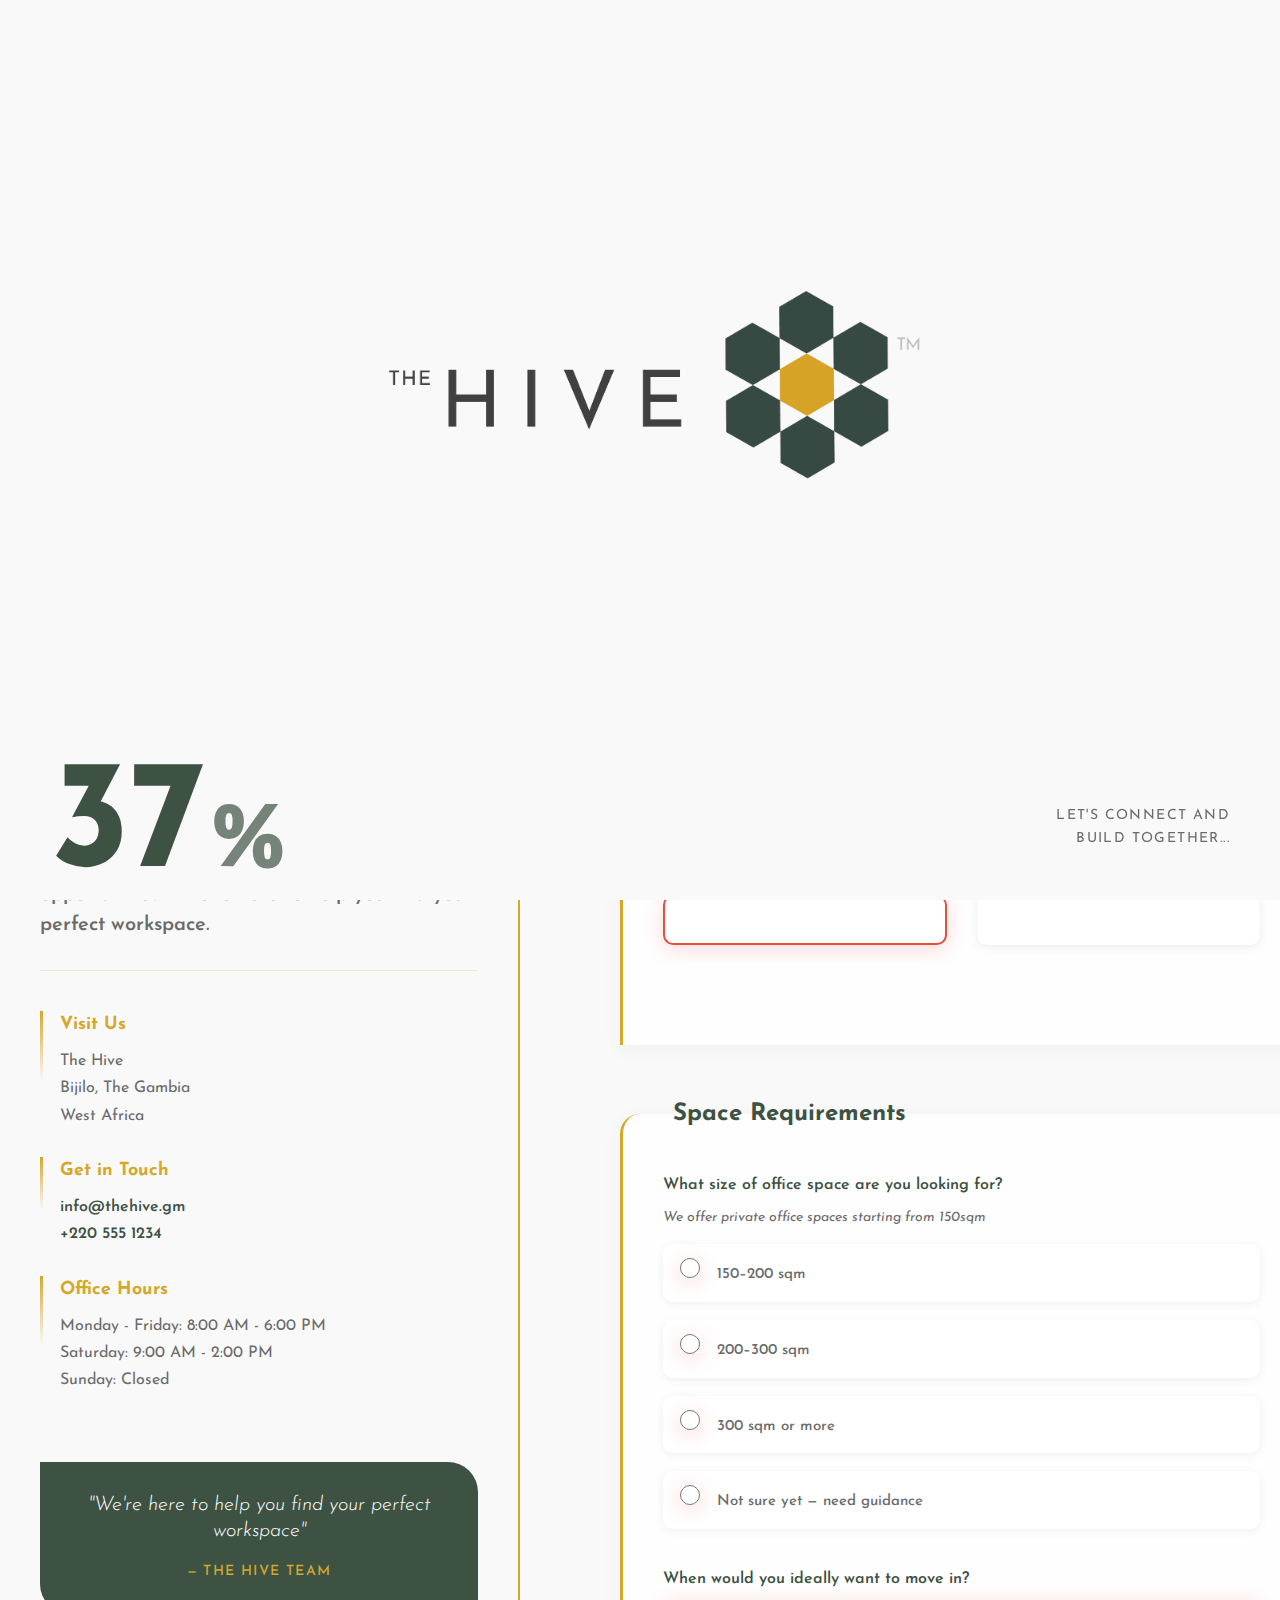
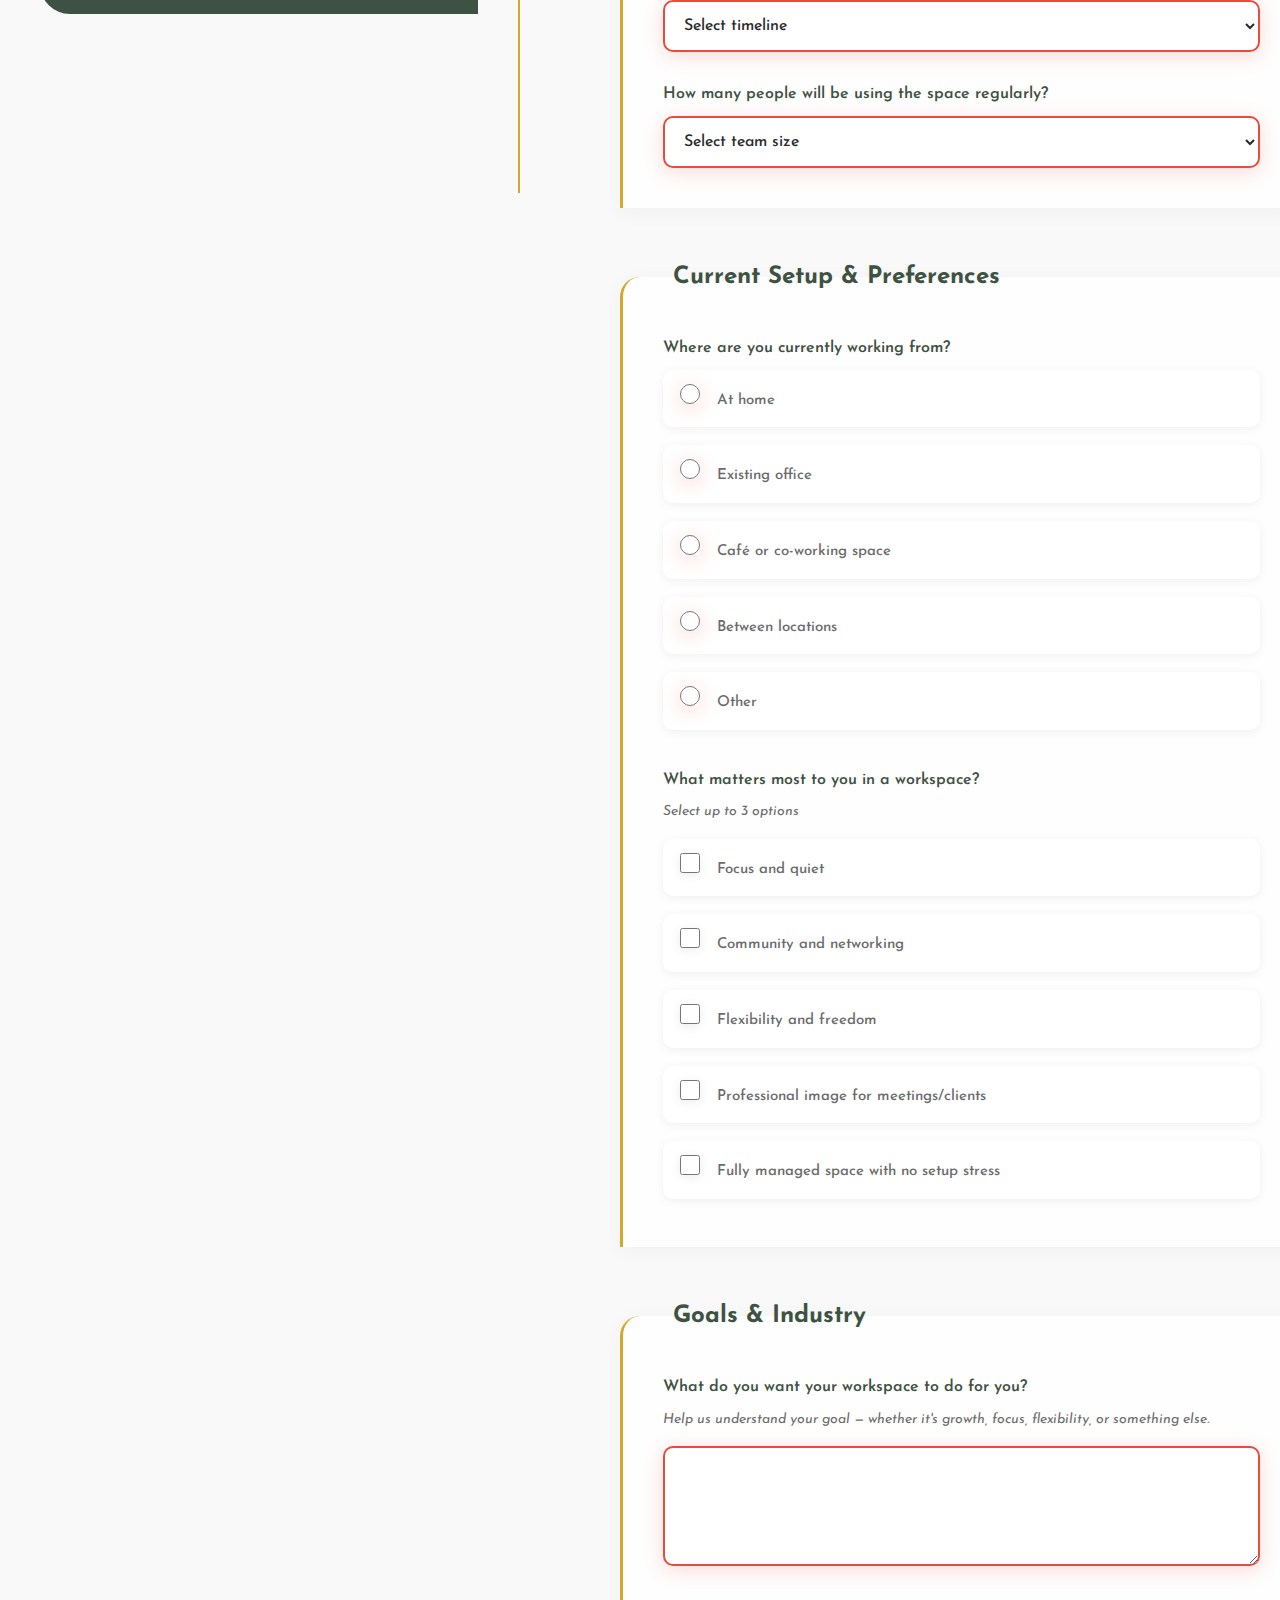
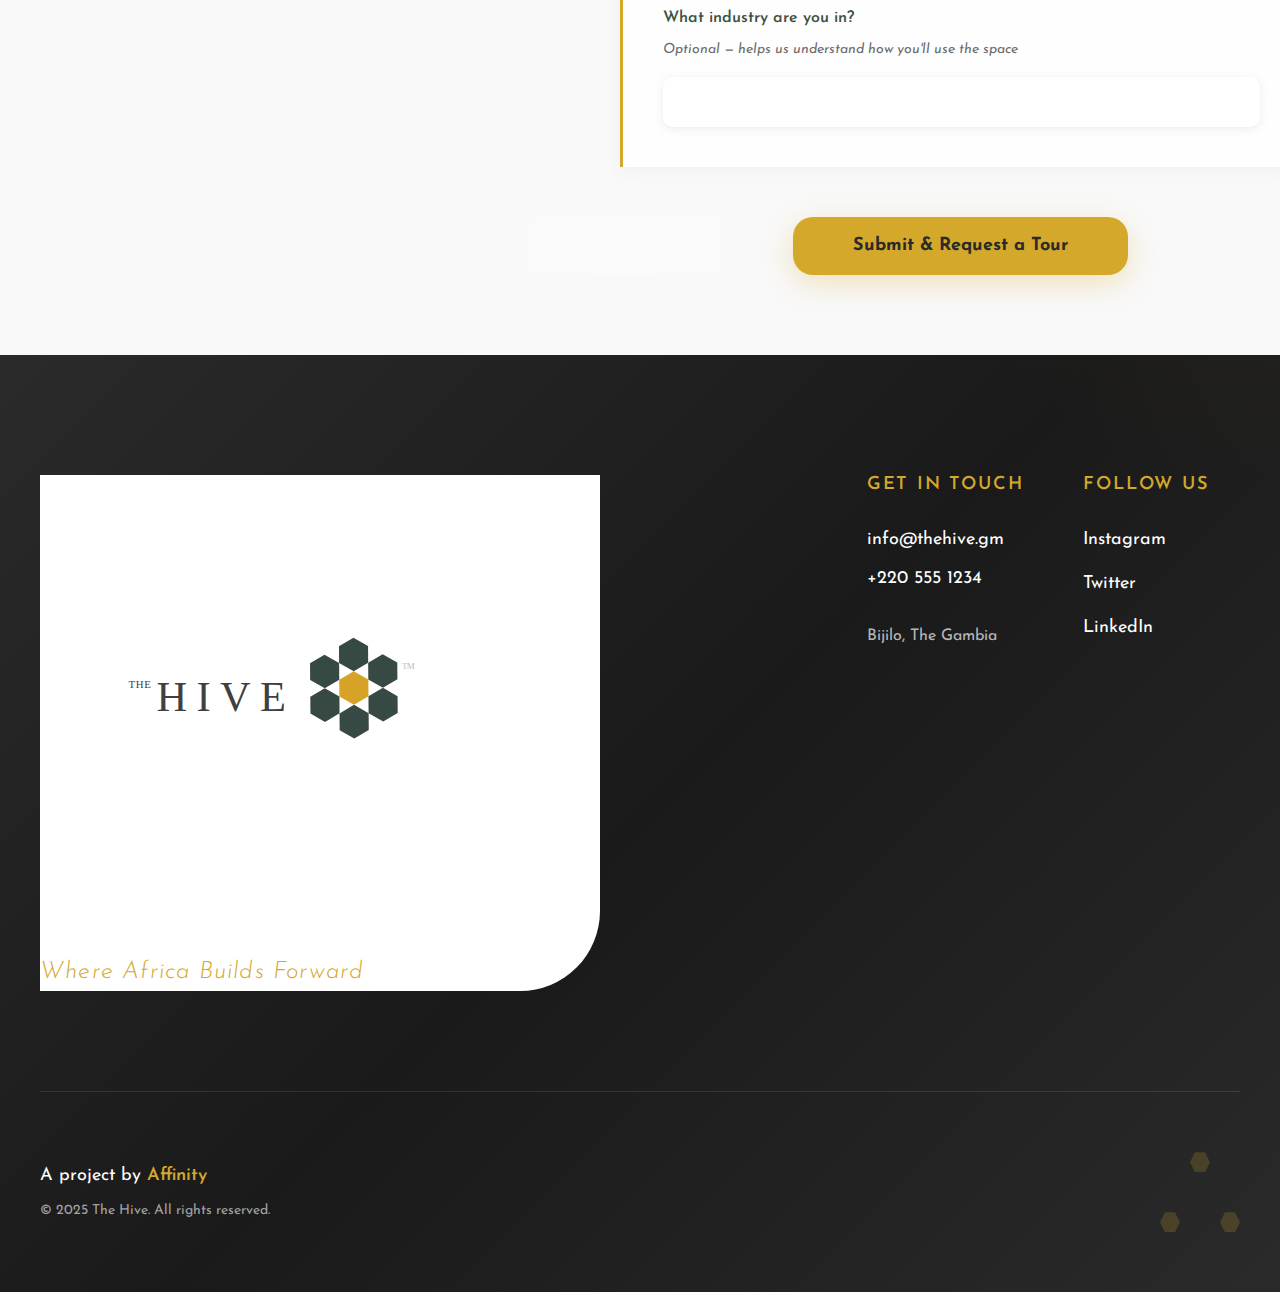
<file: contact.html>
<!DOCTYPE html>
<html lang="en">
  <head>
    <meta charset="UTF-8" />
    <meta name="viewport" content="width=device-width, initial-scale=1.0" />
    <meta
      name="description"
      content="Contact The Hive - Get in touch to book a tour, discuss office space, or learn more about joining our community in Bijilo, The Gambia."
    />
    <title>Contact Us | The Hive - Let's Build Together</title>

    <!--==================== Favicon Link ====================-->
    <link
      rel="icon"
      type="image/x-icon"
      href="./assets/images/logos/logo-1.png"
    />
    <!--==================== End of Favicon Link ====================-->

    <!--==================== Font Link ====================-->
    <link rel="preconnect" href="https://fonts.googleapis.com" />
    <link rel="preconnect" href="https://fonts.gstatic.com" crossorigin />
    <link
      rel="stylesheet"
      href="https://fonts.googleapis.com/css2?family=Josefin+Sans:wght@300;400;500;600;700;800&display=swap"
    />
    <!--==================== End of Font Link ====================-->

    <!--==================== Stylesheet Links ====================-->
    <link rel="stylesheet" href="./assets/css/main.css" />
    <link rel="stylesheet" href="./assets/css/contact.css" />
    <!--==================== End of Stylesheet Links ====================-->
  </head>
  <body>
    <!--==================== Loader ====================-->
    <div class="loader">
      <div class="loader__content">
        <div class="loader__logo">
          <img
            loading="lazy"
            alt="The Hive Logo"
            src="./assets/images/logos/logo-1.png"
          />
        </div>
        <div class="loader__progress-number">0</div>
        <div class="loader__text">Let's connect and build together...</div>
      </div>
    </div>
    <!--==================== End of Loader ====================-->

    <!--==================== Menu Button ====================-->
    <div class="menu__toggle">
      <button class="menu__btn">
        <span>Menu</span>
        <div class="menu__icon">
          <span></span>
          <span></span>
          <span></span>
        </div>
      </button>
    </div>
    <!--==================== End of Menu Button ====================-->

    <!--==================== Menu Overlay ====================-->
    <div class="menu__overlay">
      <div class="menu__content">
        <div class="menu__header">
          <div class="menu__logo">
            <img alt="The Hive" src="./assets/images/logos/logo-1.png" />
          </div>
          <button class="menu__close">
            <span></span>
            <span></span>
          </button>
        </div>
        <nav class="menu__nav">
          <ul class="menu__list">
            <li class="menu__item">
              <a href="./index.html" class="menu__link">HOME</a>
              <span class="menu__number">01</span>
            </li>
            <li class="menu__item">
              <a href="./about.html" class="menu__link">ABOUT US</a>
              <span class="menu__number">02</span>
            </li>
            <li class="menu__item">
              <a href="./spaces.html" class="menu__link">OUR SPACES</a>
              <span class="menu__number">03</span>
            </li>
            <li class="menu__item">
              <a href="./contact.html" class="menu__link">REACH OUT</a>
              <span class="menu__number">04</span>
            </li>
          </ul>
        </nav>
        <div class="menu__footer">
          <div class="menu__contact">
            <h3>Get in Touch</h3>
            <p>info@thehive.gm<br />+220 555 1234</p>
          </div>
          <div class="menu__social">
            <a href="#" class="menu__social-link">Instagram</a>
            <a href="#" class="menu__social-link">Twitter</a>
            <a href="#" class="menu__social-link">LinkedIn</a>
          </div>
        </div>
      </div>
    </div>
    <!--==================== End of Menu Overlay ====================-->

    <!--==================== Main ====================-->
    <main>
      <!--==================== Contact Header ====================-->
      <section class="contact__header">
        <div class="chapter__container">
          <header class="chapter__header">
            <div class="section__chapter">
              <span class="section__chapter-number">END</span>
              <div class="section__chapter-info">
                <span class="section__chapter-label">Chapter</span>
                <h2 class="section__chapter-title">Reach Out</h2>
              </div>
            </div>
          </header>
        </div>
      </section>
      <!--==================== End of Contact Header ====================-->

      <!--==================== Contact Main ====================-->
      <section class="contact__main">
        <div class="contact__container">
          <div class="contact__grid">
            <!--==================== Contact Editorial ====================-->
            <div class="contact__editorial">
              <!--==================== Editorial Header ====================-->
              <div class="contact__editorial-header">
                <div class="contact__editorial-meta">
                  <span class="contact__editorial-label">Connect</span>
                  <span class="contact__editorial-number">000</span>
                </div>

                <h1 class="contact__editorial-headline">
                  Ready to join<br />
                  The Hive<br />
                  community?
                </h1>
              </div>
              <!--==================== End of Editorial Header ====================-->

              <!--==================== Editorial Content ====================-->
              <div class="contact__editorial-content">
                <div class="contact__editorial-intro">
                  <p>
                    Whether you're looking for office space, want to book a
                    tour, or explore partnership opportunities — we're here to
                    help you find your perfect workspace.
                  </p>
                </div>

                <!--==================== Contact Information Grid ====================-->
                <div class="contact__info-grid">
                  <div class="contact__info-block">
                    <span class="contact__info-category">Visit Us</span>
                    <div class="contact__info-content">
                      <p>The Hive</p>
                      <p>Bijilo, The Gambia</p>
                      <p>West Africa</p>
                    </div>
                  </div>

                  <div class="contact__info-block">
                    <span class="contact__info-category">Get in Touch</span>
                    <div class="contact__info-content">
                      <p>
                        <a href="mailto:info@thehive.gm">info@thehive.gm</a>
                      </p>
                      <p><a href="tel:+2205551234">+220 555 1234</a></p>
                    </div>
                  </div>

                  <div class="contact__info-block">
                    <span class="contact__info-category">Office Hours</span>
                    <div class="contact__info-content">
                      <p>Monday - Friday: 8:00 AM - 6:00 PM</p>
                      <p>Saturday: 9:00 AM - 2:00 PM</p>
                      <p>Sunday: Closed</p>
                    </div>
                  </div>
                </div>
                <!--==================== End of Contact Information Grid ====================-->

                <!--==================== Editorial Quote ====================-->
                <div class="contact__editorial-quote">
                  <blockquote>
                    "We're here to help you find your perfect workspace"
                  </blockquote>
                  <cite>— The Hive Team</cite>
                </div>
                <!--==================== End of Editorial Quote ====================-->
              </div>
              <!--==================== End of Editorial Content ====================-->
            </div>
            <!--==================== End of Contact Editorial ====================-->

            <!--==================== Contact Form ====================-->
            <div class="contact__form-section">
              <div class="contact__form-header">
                <h2>Private Office Intake</h2>
                <p>
                  Help us understand your workspace needs so we can provide the
                  best recommendations.
                </p>
              </div>

              <form class="contact__form" novalidate>
                <!--==================== Contact Information ====================-->
                <fieldset class="contact__fieldset">
                  <legend>Contact Information</legend>

                  <div class="contact__row">
                    <div class="contact__field">
                      <label for="fullName">Full Name</label>
                      <input
                        type="text"
                        id="fullName"
                        name="fullName"
                        required
                      />
                    </div>

                    <div class="contact__field">
                      <label for="companyName">Company Name</label>
                      <input
                        type="text"
                        id="companyName"
                        name="companyName"
                        required
                      />
                    </div>
                  </div>

                  <div class="contact__row">
                    <div class="contact__field">
                      <label for="email">Email Address</label>
                      <input type="email" id="email" name="email" required />
                    </div>

                    <div class="contact__field">
                      <label for="phone">Phone Number</label>
                      <input type="tel" id="phone" name="phone" />
                    </div>
                  </div>
                </fieldset>
                <!--==================== End of Contact Information ====================-->

                <!--==================== Space Requirements ====================-->
                <fieldset class="contact__fieldset">
                  <legend>Space Requirements</legend>

                  <div class="contact__field">
                    <label
                      >What size of office space are you looking for?</label
                    >
                    <small
                      >We offer private office spaces starting from
                      150sqm</small
                    >
                    <div class="contact__options">
                      <label class="contact__option">
                        <input
                          type="radio"
                          name="officeSize"
                          value="150-200sqm"
                          required
                        />
                        <span>150–200 sqm</span>
                      </label>
                      <label class="contact__option">
                        <input
                          type="radio"
                          name="officeSize"
                          value="200-300sqm"
                        />
                        <span>200–300 sqm</span>
                      </label>
                      <label class="contact__option">
                        <input type="radio" name="officeSize" value="300sqm+" />
                        <span>300 sqm or more</span>
                      </label>
                      <label class="contact__option">
                        <input
                          type="radio"
                          name="officeSize"
                          value="need-guidance"
                        />
                        <span>Not sure yet — need guidance</span>
                      </label>
                    </div>
                  </div>

                  <div class="contact__field">
                    <label for="moveInTimeline"
                      >When would you ideally want to move in?</label
                    >
                    <select id="moveInTimeline" name="moveInTimeline" required>
                      <option value="">Select timeline</option>
                      <option value="immediately">Immediately</option>
                      <option value="1-3months">Within 1–3 months</option>
                      <option value="3-6months">Within 3–6 months</option>
                      <option value="6months+">6+ months from now</option>
                      <option value="exploring">
                        Just exploring for future reference
                      </option>
                    </select>
                  </div>

                  <div class="contact__field">
                    <label for="teamSize"
                      >How many people will be using the space regularly?</label
                    >
                    <select id="teamSize" name="teamSize" required>
                      <option value="">Select team size</option>
                      <option value="5-10">5–10 people</option>
                      <option value="10-20">10–20 people</option>
                      <option value="20-50">20–50 people</option>
                      <option value="50+">50+ people</option>
                      <option value="not-sure">Not sure yet</option>
                    </select>
                  </div>
                </fieldset>
                <!--==================== End of Space Requirements ====================-->

                <!--==================== Current Setup ====================-->
                <fieldset class="contact__fieldset">
                  <legend>Current Setup & Preferences</legend>

                  <div class="contact__field">
                    <label>Where are you currently working from?</label>
                    <div class="contact__options">
                      <label class="contact__option">
                        <input
                          type="radio"
                          name="currentWorkspace"
                          value="home"
                          required
                        />
                        <span>At home</span>
                      </label>
                      <label class="contact__option">
                        <input
                          type="radio"
                          name="currentWorkspace"
                          value="existing-office"
                        />
                        <span>Existing office</span>
                      </label>
                      <label class="contact__option">
                        <input
                          type="radio"
                          name="currentWorkspace"
                          value="coworking"
                        />
                        <span>Café or co-working space</span>
                      </label>
                      <label class="contact__option">
                        <input
                          type="radio"
                          name="currentWorkspace"
                          value="between-locations"
                        />
                        <span>Between locations</span>
                      </label>
                      <label class="contact__option">
                        <input
                          type="radio"
                          name="currentWorkspace"
                          value="other"
                        />
                        <span>Other</span>
                      </label>
                    </div>
                    <input
                      type="text"
                      name="currentWorkspaceOther"
                      placeholder="Please specify..."
                    />
                  </div>

                  <div class="contact__field">
                    <label>What matters most to you in a workspace?</label>
                    <small>Select up to 3 options</small>
                    <div class="contact__checkboxes">
                      <label class="contact__checkbox">
                        <input
                          type="checkbox"
                          name="workspaceMatters"
                          value="focus-quiet"
                        />
                        <span>Focus and quiet</span>
                      </label>
                      <label class="contact__checkbox">
                        <input
                          type="checkbox"
                          name="workspaceMatters"
                          value="community-networking"
                        />
                        <span>Community and networking</span>
                      </label>
                      <label class="contact__checkbox">
                        <input
                          type="checkbox"
                          name="workspaceMatters"
                          value="flexibility-freedom"
                        />
                        <span>Flexibility and freedom</span>
                      </label>
                      <label class="contact__checkbox">
                        <input
                          type="checkbox"
                          name="workspaceMatters"
                          value="professional-image"
                        />
                        <span>Professional image for meetings/clients</span>
                      </label>
                      <label class="contact__checkbox">
                        <input
                          type="checkbox"
                          name="workspaceMatters"
                          value="fully-managed"
                        />
                        <span>Fully managed space with no setup stress</span>
                      </label>
                    </div>
                  </div>
                </fieldset>
                <!--==================== End of Current Setup ====================-->

                <!--==================== Goals & Industry ====================-->
                <fieldset class="contact__fieldset">
                  <legend>Goals & Industry</legend>

                  <div class="contact__field">
                    <label for="workspaceGoals"
                      >What do you want your workspace to do for you?</label
                    >
                    <small
                      >Help us understand your goal — whether it's growth,
                      focus, flexibility, or something else.</small
                    >
                    <textarea
                      id="workspaceGoals"
                      name="workspaceGoals"
                      rows="4"
                      required
                    ></textarea>
                  </div>

                  <div class="contact__field">
                    <label for="industry">What industry are you in?</label>
                    <small
                      >Optional — helps us understand how you'll use the
                      space</small
                    >
                    <input type="text" id="industry" name="industry" />
                  </div>
                </fieldset>
                <!--==================== End of Goals & Industry ====================-->

                <button type="submit" class="contact__submit">
                  Submit & Request a Tour
                </button>
              </form>
            </div>
            <!--==================== End of Contact Form ====================-->
          </div>
        </div>
      </section>
      <!--==================== End of Contact Main ====================-->
    </main>
    <!--==================== End of Main ====================-->

    <!--==================== Footer ====================-->
    <footer class="footer">
      <div class="footer__container">
        <!--==================== Footer Main Content ====================-->
        <div class="footer__main">
          <div class="footer__logo-section">
            <div class="footer__logo">
              <img
                loading="lazy"
                alt="The Hive"
                src="./assets/images/logos/logo.svg"
              />
            </div>
            <p class="footer__tagline">Where Africa Builds Forward</p>
          </div>

          <div class="footer__info">
            <div class="footer__contact">
              <h3 class="footer__contact-title">Get in Touch</h3>
              <div class="footer__contact-details">
                <a href="mailto:info@thehive.gm" class="footer__contact-link"
                  >info@thehive.gm</a
                >
                <a href="tel:+2205551234" class="footer__contact-link"
                  >+220 555 1234</a
                >
              </div>
              <div class="footer__address">
                <p>Bijilo, The Gambia</p>
              </div>
            </div>

            <div class="footer__social">
              <h3 class="footer__social-title">Follow Us</h3>
              <div class="footer__social-links">
                <a href="#" class="footer__social-link">
                  <span>Instagram</span>
                </a>
                <a href="#" class="footer__social-link">
                  <span>Twitter</span>
                </a>
                <a href="#" class="footer__social-link">
                  <span>LinkedIn</span>
                </a>
              </div>
            </div>
          </div>
        </div>
        <!--==================== End of Footer Main Content ====================-->

        <!--==================== Footer Bottom ====================-->
        <div class="footer__bottom">
          <div class="footer__credits">
            <p class="footer__affinity">A project by <span>Affinity</span></p>
            <p class="footer__copyright">
              &copy; 2025 The Hive. All rights reserved.
            </p>
          </div>

          <div class="footer__hexagon-pattern">
            <div class="footer__hexagon footer__hexagon--1"></div>
            <div class="footer__hexagon footer__hexagon--2"></div>
            <div class="footer__hexagon footer__hexagon--3"></div>
          </div>
        </div>
        <!--==================== End of Footer Bottom ====================-->
      </div>
    </footer>
    <!--==================== End of Footer ====================-->

    <!--==================== Script Links ====================-->
    <script src="./assets/js/utils.js"></script>
    <script src="./assets/js/contact.js"></script>
    <!--==================== End of Script Links ====================-->
  </body>
</html>
</file>
<file: assets/css/main.css>
/**=================
 * CSS VARIABLES
 ==================*/
:root {
  --color-gray: #6b6b6b;
  --color-dark: #2a2a2a;
  --color-light: #f9f9f9;
  --color-white: #ffffff;
  --color-primary: #3e5243;
  --color-secondary: #d4a82b;
  --color-gray-light: #e0e0e0;

  --font-primary: "Josefin Sans", sans-serif;

  --radius: 4px;
  --transition: all 0.3s ease;

  --container-width: 1320px;
  --container-padding: 0 1.5rem;

  --transition: all 0.4s cubic-bezier(0.25, 0.46, 0.45, 0.94);

  --z-back: -1;
  --z-normal: 1;
  --z-front: 10;
  --z-overlay: 100;
}

::-webkit-scrollbar {
  width: 0.7rem;
}

::-webkit-scrollbar-thumb {
  border-radius: 10rem;
  background: var(--color-secondary);
}

::-webkit-scrollbar-thumb:hover {
  background: #f8cb4f;
}

/**==============
 * RESET STYLES
 ===============*/
* {
  margin: 0;
  padding: 0;
  box-sizing: border-box;
}

html {
  height: 100%;
  font-size: 62.5%;
  scroll-behavior: smooth;
}

body {
  height: 100%;
  line-height: 1.6;
  font-size: 1.6rem;
  overflow-x: hidden;
  color: var(--color-dark);
  font-family: var(--font-primary);
  background-color: var(--color-light);
}

img {
  height: auto;
  display: block;
  max-width: 100%;
}

a {
  color: inherit;
  text-decoration: none;
  transition: var(--transition);
}

ul,
ol {
  list-style: none;
}

h1,
h2,
h3,
h4,
h5,
h6 {
  font-weight: 700;
  line-height: 1.2;
}

h1 {
  font-size: clamp(4rem, 7vw, 8rem);
}

h2 {
  font-size: clamp(3.2rem, 5vw, 5.6rem);
}

h3 {
  font-size: clamp(2.4rem, 3vw, 3.2rem);
}

h4 {
  font-size: clamp(2rem, 2.5vw, 2.4rem);
}

p {
  margin-bottom: 1.6rem;
}

/**================
 * UTILITY STYLES
 ================*/
.container {
  width: 100%;
  margin: 0 auto;
  max-width: var(--container-width);
  padding: var(--container-padding);
}

section {
  overflow: hidden;
  position: relative;
  padding: clamp(8rem, 15vw, 12rem) 0;
}

/*========== Chapter Styles ==========*/
.chapter__container {
  margin: 0 auto;
  max-width: 150rem;
  padding: clamp(6rem, 8vw, 10rem) clamp(2rem, 4vw, 2rem);
}

.chapter__header {
  margin-bottom: clamp(4rem, 6vw, 6rem);
}

.section__chapter {
  display: flex;
  align-items: center;
  gap: clamp(2rem, 3vw, 3rem);
}

.section__chapter-number {
  font-weight: 800;
  line-height: 0.8;
  color: var(--color-secondary);
  font-size: clamp(8rem, 12vw, 16rem);
}

.section__chapter-info {
  display: flex;
  flex-direction: column;
}

.section__chapter-label {
  font-weight: 400;
  margin-bottom: 0.5rem;
  letter-spacing: 0.2em;
  color: var(--color-gray);
  text-transform: uppercase;
  font-size: clamp(1.2rem, 1.5vw, 1.4rem);
}

.section__chapter-title {
  margin: 0;
  font-weight: 400;
  line-height: 0.9;
  color: var(--color-primary);
  font-size: clamp(3rem, 5vw, 6rem);
}

/*========== Button Styles ==========*/
.btn {
  border: none;
  outline: none;
  cursor: pointer;
  font-weight: 600;
  font-size: 1.6rem;
  text-align: center;
  display: inline-block;
  padding: 1.6rem 3.2rem;
  border-radius: var(--radius);
  transition: var(--transition);
}

.btn__primary {
  color: var(--color-dark);
  background-color: var(--color-secondary);
}

.btn__primary:hover {
  color: var(--color-white);
  background-color: var(--color-primary);
}

.btn__secondary {
  color: var(--color-white);
  background-color: transparent;
  border: 2px solid var(--color-secondary);
}

.btn__secondary:hover {
  color: var(--color-dark);
  background-color: var(--color-secondary);
}

/**===================
 * BREAKPOINT STYLES
 ===================*/
@media (max-width: 768px) {
  .section__chapter {
    gap: 2rem;
    flex-direction: column;
    align-items: flex-start;
  }
}

@media (max-width: 480px) {
  .chapter__container {
    padding: clamp(4rem, 6vw, 6rem) clamp(1.5rem, 3vw, 2rem);
  }
}

/**=================
 * LOADER STYLES
 ==================*/
.loader {
  top: 0;
  left: 0;
  width: 100%;
  height: 100%;
  display: flex;
  z-index: 9999;
  position: fixed;
  align-items: center;
  justify-content: center;
  background-color: var(--color-light);
  transition: opacity 0.5s ease, visibility 0.5s;
}

.loader__content {
  display: flex;
  width: 100%;
  height: 100vh;
  position: relative;
  align-items: center;
  justify-content: center;
}

.loader__logo {
  top: 45%;
  left: 50%;
  width: 65%;
  height: auto;
  position: absolute;
  transform: translate(-50%, -50%);
}

.loader__logo img {
  width: 100%;
  height: auto;
  display: block;
  object-fit: contain;
}

.loader__progress-number {
  bottom: 1rem;
  font-weight: 800;
  line-height: 0.8;
  position: absolute;
  letter-spacing: -0.02em;
  color: var(--color-primary);
  left: clamp(3rem, 6vw, 5rem);
  font-family: var(--font-primary);
  font-size: clamp(6rem, 12vw, 16rem);
}

.loader__progress-number::after {
  content: "%";
  opacity: 0.7;
  font-size: 0.6em;
  margin-left: 0.1em;
}

.loader__text {
  font-weight: 400;
  max-width: 20rem;
  text-align: right;
  position: absolute;
  letter-spacing: 0.1em;
  color: var(--color-gray);
  text-transform: uppercase;
  right: clamp(3rem, 6vw, 5rem);
  bottom: clamp(3rem, 6vh, 5rem);
  font-size: clamp(1.2rem, 2vw, 1.4rem);
}

.loader--hidden {
  opacity: 0;
  visibility: hidden;
}

/**===================
 * BREAKPOINT STYLES
 ===================*/
@media (max-width: 768px) {
  .loader__logo {
    max-height: 60vh;
    width: clamp(20rem, 70vw, 50rem);
  }

  .loader__progress-number {
    left: clamp(2rem, 4vw, 3rem);
    bottom: clamp(2rem, 4vh, 3rem);
    font-size: clamp(5rem, 15vw, 12rem);
  }

  .loader__text {
    right: clamp(2rem, 4vw, 3rem);
    bottom: clamp(2rem, 4vh, 3rem);
    font-size: clamp(1.1rem, 2.5vw, 1.3rem);
  }
}

@media (max-width: 480px) {
  .loader__logo {
    width: clamp(18rem, 75vw, 40rem);
  }

  .loader__progress-number {
    font-size: clamp(4rem, 18vw, 10rem);
  }

  .loader__text {
    font-size: clamp(1rem, 3vw, 1.2rem);
    max-width: 15rem;
  }
}

@media (min-width: 1920px) {
  .loader__logo {
    width: clamp(50rem, 45vw, 90rem);
  }

  .loader__progress-number {
    font-size: clamp(12rem, 10vw, 20rem);
  }
}

/**=====================
 * MENU OVERLAY STYLES
 ======================*/
.menu__overlay {
  top: 0;
  left: 0;
  opacity: 0;
  width: 100%;
  z-index: 1000;
  height: 100vh;
  position: fixed;
  overflow-y: auto;
  visibility: hidden;
  background: #3e5243ac;
  color: var(--color-white);
  backdrop-filter: blur(0px);
  transition: opacity 0.6s cubic-bezier(0.25, 0.46, 0.45, 0.94),
    visibility 0.6s cubic-bezier(0.25, 0.46, 0.45, 0.94),
    backdrop-filter 0.8s cubic-bezier(0.25, 0.46, 0.45, 0.94);
}

.menu__overlay--active {
  opacity: 1;
  visibility: visible;
  backdrop-filter: blur(20px);
}

.menu__content {
  height: 100%;
  display: flex;
  flex-direction: column;
  transform: translateY(30px);
  transition: transform 0.8s cubic-bezier(0.25, 0.46, 0.45, 0.94);
  padding: 2rem clamp(2rem, 5vw, 8rem) clamp(2rem, 5vw, 8rem)
    clamp(2rem, 5vw, 8rem);
}

.menu__overlay--active .menu__content {
  transform: translateY(0);
}

.menu__header {
  opacity: 0;
  height: 100px;
  display: flex;
  align-items: center;
  transition-delay: 0.2s;
  transform: translateY(-20px);
  justify-content: space-between;
  transition: opacity 0.6s cubic-bezier(0.25, 0.46, 0.45, 0.94),
    transform 0.6s cubic-bezier(0.25, 0.46, 0.45, 0.94);
}

.menu__overlay--active .menu__header {
  opacity: 1;
  transform: translateY(0);
}

.menu__logo {
  width: 20%;
  transform: scale(0.8);
  transition-delay: 0.3s;
  transition: transform 0.6s cubic-bezier(0.25, 0.46, 0.45, 0.94);
}

.menu__overlay--active .menu__logo {
  transform: scale(1);
}

.menu__close {
  opacity: 0;
  width: 3rem;
  height: 3rem;
  border: none;
  cursor: pointer;
  background: none;
  position: relative;
  transition-delay: 0.4s;
  transform: rotate(-90deg) scale(0.8);
  transition: opacity 0.5s cubic-bezier(0.25, 0.46, 0.45, 0.94),
    transform 0.6s cubic-bezier(0.25, 0.46, 0.45, 0.94);
}

.menu__overlay--active .menu__close {
  opacity: 1;
  transform: rotate(0deg) scale(1);
}

.menu__close:hover {
  transform: rotate(90deg) scale(1.1);
}

.menu__close span {
  left: 0;
  top: 50%;
  height: 2px;
  width: 100%;
  position: absolute;
  transition: var(--transition);
  background-color: var(--color-white);
}

.menu__close span:first-child {
  transform: translateY(-50%) rotate(45deg);
}

.menu__close span:last-child {
  transform: translateY(-50%) rotate(-45deg);
}

.menu__nav {
  flex: 1;
  display: flex;
  align-items: center;
}

.menu__list {
  width: 100%;
}

.menu__item {
  opacity: 0;
  display: flex;
  align-items: center;
  transform: translateX(-50px);
  justify-content: space-between;
  padding: clamp(2rem, 4vw, 3rem) 0;
  border-bottom: 1px solid rgba(255, 255, 255, 0.1);
  transition: opacity 0.8s cubic-bezier(0.25, 0.46, 0.45, 0.94),
    transform 0.8s cubic-bezier(0.25, 0.46, 0.45, 0.94);
}

.menu__overlay--active .menu__item:nth-child(1) {
  opacity: 1;
  transition-delay: 0.5s;
  transform: translateX(0);
}

.menu__overlay--active .menu__item:nth-child(2) {
  opacity: 1;
  transition-delay: 0.6s;
  transform: translateX(0);
}

.menu__overlay--active .menu__item:nth-child(3) {
  opacity: 1;
  transition-delay: 0.7s;
  transform: translateX(0);
}

.menu__overlay--active .menu__item:nth-child(4) {
  opacity: 1;
  transition-delay: 0.8s;
  transform: translateX(0);
}

.menu__overlay--active .menu__item:nth-child(5) {
  opacity: 1;
  transition-delay: 0.9s;
  transform: translateX(0);
}

.menu__overlay--active .menu__item:nth-child(6) {
  opacity: 1;
  transition-delay: 1s;
  transform: translateX(0);
}

.menu__item:hover {
  transform: translateX(10px);
  background: linear-gradient(90deg, transparent, rgba(212, 168, 43, 0.1));
}

.menu__link {
  font-weight: 400;
  font-family: var(--font-primary);
  font-size: clamp(3rem, 6vw, 6rem);
  transition: color 0.4s cubic-bezier(0.25, 0.46, 0.45, 0.94),
    transform 0.3s cubic-bezier(0.25, 0.46, 0.45, 0.94);
}

.menu__link:hover {
  transform: translateX(5px);
  color: var(--color-secondary);
}

.menu__number {
  opacity: 0.6;
  color: #ffffff;
  font-weight: 800;
  transform: scale(0.8);
  font-size: clamp(1.6rem, 2vw, 2.2rem);
  transition: opacity 0.3s cubic-bezier(0.25, 0.46, 0.45, 0.94),
    transform 0.3s cubic-bezier(0.25, 0.46, 0.45, 0.94),
    color 0.3s cubic-bezier(0.25, 0.46, 0.45, 0.94);
}

.menu__item:hover .menu__number {
  opacity: 1;
  transform: scale(1);
  color: var(--color-secondary);
}

.menu__footer {
  gap: 4rem;
  opacity: 0;
  display: grid;
  margin-top: 4rem;
  transition-delay: 1.1s;
  transform: translateY(30px);
  grid-template-columns: 1fr 1fr;
  transition: opacity 0.8s cubic-bezier(0.25, 0.46, 0.45, 0.94),
    transform 0.8s cubic-bezier(0.25, 0.46, 0.45, 0.94);
}

.menu__overlay--active .menu__footer {
  opacity: 1;
  transform: translateY(0);
}

.menu__contact h3 {
  margin-bottom: 1rem;
  transition-delay: 1.2s;
  transform: translateY(10px);
  color: var(--color-secondary);
  font-size: clamp(1.6rem, 2vw, 1.8rem);
  transition: transform 0.6s cubic-bezier(0.25, 0.46, 0.45, 0.94);
}

.menu__overlay--active .menu__contact h3 {
  transform: translateY(0);
}

.menu__contact p {
  line-height: 1.5;
  transition-delay: 1.3s;
  transform: translateY(10px);
  font-size: clamp(1.4rem, 2vw, 1.6rem);
  transition: transform 0.6s cubic-bezier(0.25, 0.46, 0.45, 0.94);
}

.menu__overlay--active .menu__contact p {
  transform: translateY(0);
}

.menu__social {
  gap: 2rem;
  display: flex;
  align-items: flex-start;
}

.menu__social-link {
  opacity: 0;
  letter-spacing: 0.1em;
  text-transform: uppercase;
  transform: translateY(20px);
  font-size: clamp(1.4rem, 2vw, 1.6rem);
  transition: color 0.4s cubic-bezier(0.25, 0.46, 0.45, 0.94),
    transform 0.3s cubic-bezier(0.25, 0.46, 0.45, 0.94);
}

.menu__overlay--active .menu__social-link:nth-child(1) {
  opacity: 1;
  transition-delay: 1.3s;
  transform: translateY(0);
}

.menu__overlay--active .menu__social-link:nth-child(2) {
  opacity: 1;
  transition-delay: 1.4s;
  transform: translateY(0);
}

.menu__overlay--active .menu__social-link:nth-child(3) {
  opacity: 1;
  transition-delay: 1.5s;
  transform: translateY(0);
}

.menu__social-link:hover {
  transform: translateY(-3px);
  color: var(--color-secondary);
}

/**====================
 * BREAKPOINT STYLES
 ====================*/
@media (max-width: 768px) {
  .menu__footer {
    gap: 2rem;
    grid-template-columns: 1fr;
  }

  .menu__social {
    justify-content: flex-start;
  }
}

/**=============
 * HERO STYLES
 ==============*/
.hero {
  width: 100%;
  overflow: hidden;
  min-height: 100vh;
  position: relative;
}

.hero__content {
  z-index: 10;
  left: 3.2rem;
  bottom: 5rem;
  position: absolute;
}

.hero__title {
  margin: 0;
  padding: 0;
  font-weight: 500;
  line-height: 1.5;
  color: var(--color-white);
  font-size: clamp(4rem, 5.5vw, 12rem);
}

.hero__title em {
  font-style: normal;
  color: var(--color-secondary);
}

.hero__menu {
  bottom: 0;
  left: 50%;
  z-index: 999;
  position: fixed;
  transform: translate(-50%, -50%);
}

.hero__menu-btn {
  gap: 2rem;
  border: none;
  display: flex;
  cursor: pointer;
  color: white;
  font-size: 1.8rem;
  align-items: center;
  border-radius: 1rem;
  padding: 1rem 1.8rem;
  font-family: var(--font-primary);
  background: var(--color-secondary);
}

.hero__menu-icon {
  gap: 4px;
  display: flex;
  padding: 1rem;
  border-radius: 100%;
  flex-direction: column;
  background: var(--color-primary);
}

.hero__menu-icon span {
  width: 2rem;
  height: 2px;
  transition: var(--transition);
  background-color: var(--color-light);
}

.hero__caption {
  top: 12rem;
  z-index: 10;
  right: 3.2rem;
  position: absolute;
  width: clamp(30rem, 35vw, 45rem);
  padding: clamp(2.5rem, 4vw, 3.5rem);
  border-left: 4px solid var(--color-secondary);
}

.hero__caption::before {
  display: block;
  font-weight: 600;
  letter-spacing: 0.2em;
  margin-bottom: 1.5rem;
  content: "Introduction";
  text-transform: uppercase;
  color: var(--color-secondary);
  font-size: clamp(1.1rem, 1.5vw, 1.3rem);
}

.hero__caption p {
  margin: 0;
  line-height: 1.6;
  font-weight: 700;
  color: rgba(255, 255, 255, 0.9);
  font-size: clamp(1.6rem, 2.2vw, 2rem);
}

.hero__background {
  top: 0;
  left: 0;
  z-index: 1;
  width: 100%;
  height: 100%;
  position: absolute;
}

.hero__background::after {
  top: 0;
  left: 0;
  z-index: 2;
  content: "";
  width: 100%;
  height: 100%;
  position: absolute;
  background: linear-gradient(
    to right,
    rgba(42, 42, 42, 0.7),
    rgba(42, 42, 42, 0.3)
  );
}

.hero__background img {
  width: 100%;
  height: 100%;
  object-fit: cover;
}

/**====================
 * BREAKPOINT STYLES
 ====================*/
@media (max-width: 992px) {
  .hero__caption {
    bottom: 10rem;
    width: clamp(28rem, 45vw, 40rem);
  }
}

@media (max-width: 768px) {
  .hero__content {
    left: 2rem;
    bottom: 15rem;
  }
}

@media (max-width: 480px) {
  .hero__content {
    bottom: 10rem;
  }

  .hero__caption {
    padding: 2rem;
    margin-top: 1%;
    width: calc(100% - 4rem);
  }
}

/**====================
 * WHY SECTION STYLES
 =====================*/
.why {
  padding: 0;
  min-height: 100vh;
  background: linear-gradient(
    to left,
    rgba(62, 82, 67, 0.95) 0%,
    rgba(62, 82, 67, 0.8) 20%,
    rgba(212, 168, 43, 0.3) 45%,
    rgba(212, 168, 43, 0.1) 65%,
    var(--color-light) 100%
  );
}

.why__article {
  display: grid;
  gap: clamp(4rem, 6vw, 6rem);
}

.why__lead-content {
  padding-bottom: clamp(3rem, 4vw, 4rem);
  border-bottom: 1px solid var(--color-secondary);
}

.why__headline {
  margin: 0 0 2rem;
  font-weight: 400;
  line-height: 1.1;
  color: var(--color-dark);
  font-size: clamp(3.2rem, 5vw, 5.6rem);
}

.why__byline {
  gap: 3rem;
  display: flex;
  font-weight: 500;
  letter-spacing: 0.1em;
  text-transform: uppercase;
  color: var(--color-gray);
  font-size: clamp(1.2rem, 1.5vw, 1.4rem);
}

.why__editorial {
  display: grid;
  gap: clamp(4rem, 6vw, 6rem);
}

.why__columns {
  display: grid;
  gap: clamp(3rem, 5vw, 6rem);
  grid-template-columns: 2fr 1fr;
}

.why__column--primary {
  column-count: 2;
  column-gap: clamp(2rem, 3vw, 4rem);
  font-size: clamp(1.6rem, 2vw, 1.8rem);
}

.why__intro {
  font-weight: 600;
  break-inside: avoid;
  margin-bottom: 2rem;
  color: var(--color-primary);
  font-size: clamp(1.8rem, 2.5vw, 2.2rem);
}

.why__column--secondary {
  display: flex;
  flex-direction: column;
  gap: clamp(3rem, 4vw, 4rem);
}

.why__pullquote {
  border-radius: 0 0 0 5rem;
  padding: clamp(2rem, 3vw, 3rem);
  background-color: var(--color-primary);
}

.why__pullquote blockquote {
  margin: 0;
  font-weight: 300;
  line-height: 1.3;
  font-style: italic;
  color: var(--color-white);
  font-size: clamp(1.8rem, 2.5vw, 2.4rem);
}

.why__stats {
  gap: 4rem;
  display: grid;
  border-radius: 0 0 5rem 0;
  backdrop-filter: blur(30px);
  background-color: #ffffff;
  padding: clamp(2rem, 3vw, 3rem);
}

.why__stat {
  gap: 1rem;
  display: flex;
  align-items: baseline;
  border-bottom: 1px solid var(--color-secondary);
}

.why__stat-number {
  font-weight: 800;
  line-height: 0.8;
  color: var(--color-secondary);
  font-size: clamp(2.4rem, 3vw, 3.2rem);
}

.why__stat-label {
  font-weight: 500;
  letter-spacing: 0.05em;
  text-transform: uppercase;
  color: var(--color-gray);
  font-size: clamp(1.2rem, 1.5vw, 1.4rem);
}

.why__feature-image {
  margin: 0;
  overflow: hidden;
  position: relative;
}

.why__feature-image img {
  width: 100%;
  height: 100%;
  object-fit: cover;
  border-radius: 5rem 0 0 0;
}

.why__caption {
  left: 0;
  right: 0;
  bottom: 0;
  display: flex;
  position: absolute;
  align-items: center;
  justify-content: space-between;
  padding: clamp(1.5rem, 2vw, 2rem);
  background: linear-gradient(transparent, rgb(0, 0, 0));
}

.why__caption-text {
  font-weight: 500;
  font-style: italic;
  color: var(--color-white);
  font-size: clamp(1.4rem, 1.8vw, 1.6rem);
}

.why__caption-credit {
  font-weight: 400;
  letter-spacing: 0.05em;
  text-transform: uppercase;
  color: rgb(255, 255, 255);
  font-size: clamp(1.1rem, 1.3vw, 1.2rem);
}

/**====================
 * BREAKPOINT STYLES
 ====================*/
@media (max-width: 992px) {
  .why__columns {
    gap: 4rem;
    grid-template-columns: 1fr;
  }

  .why__column--primary {
    column-count: 1;
  }

  .why__feature-image {
    aspect-ratio: 4/3;
  }
}

@media (max-width: 768px) {
  .why__byline {
    gap: 2rem;
    flex-direction: column;
  }

  .why__caption {
    gap: 0.5rem;
    flex-direction: column;
    align-items: flex-start;
  }
}

@media (max-width: 480px) {
  .why__pullquote,
  .why__stats {
    padding: 2rem;
  }
}

/**=================
 * FEATURES STYLES
 ==================*/
.features {
  padding: 0;
  overflow: hidden;
  position: relative;
  background: #ffffff;
}

.features__spreads {
  height: 500vh;
  position: relative;
}

.features__spread {
  top: 0;
  left: 0;
  width: 100%;
  display: flex;
  position: fixed;
  min-height: 100vh;
  align-items: center;
  background-size: cover;
  background-position: center;
  border-radius: 6rem 6rem 0 0;
  background-repeat: no-repeat;
  background-attachment: fixed;
  transition: transform 1s cubic-bezier(0.25, 0.46, 0.45, 0.94),
    opacity 0.8s ease, visibility 0.8s ease;
}

.features__spread--visible {
  opacity: 1;
  visibility: visible;
  transform: translateY(0);
}

.features__spread:nth-child(1) {
  z-index: 1;
  background-image: linear-gradient(
      rgba(40, 40, 40, 0.5),
      rgba(40, 40, 40, 0.7)
    ),
    url("../images/office.jpg");
}

.features__spread:nth-child(2) {
  z-index: 2;
  background-image: linear-gradient(
      rgba(40, 40, 40, 0.5),
      rgba(40, 40, 40, 0.7)
    ),
    url("../images/office-2.jpg");
}

.features__spread:nth-child(3) {
  z-index: 3;
  background-image: linear-gradient(
      rgba(40, 40, 40, 0.5),
      rgba(40, 40, 40, 0.7)
    ),
    url("../images/office-3.jpg");
}

.features__spread:nth-child(4) {
  z-index: 4;
  background-image: linear-gradient(
      rgba(40, 40, 40, 0.5),
      rgba(40, 40, 40, 0.7)
    ),
    url("../images/office-4.jpg");
}

.features__spread:nth-child(5) {
  z-index: 5;
  background-image: linear-gradient(
      rgba(40, 40, 40, 0.5),
      rgba(40, 40, 40, 0.7)
    ),
    url("../images/office-1.jpg");
}

.features__spread-container {
  width: 100%;
  margin: 0 auto;
  max-width: 140rem;
  position: relative;
  z-index: var(--z-normal);
  padding: clamp(8rem, 12vw, 12rem) clamp(3rem, 5vw, 4rem);
}

.features__spread-content {
  width: 100%;
  display: grid;
  min-height: 60vh;
  align-items: center;
  grid-template-columns: 1fr;
  gap: clamp(4rem, 8vw, 8rem);
}

.features__spread-header {
  display: flex;
  align-items: center;
  grid-column: 1 / -1;
  gap: clamp(3rem, 4vw, 4rem);
  margin-bottom: clamp(4rem, 6vw, 6rem);
}

.features__spread-number {
  font-weight: 800;
  line-height: 0.8;
  color: var(--color-secondary);
  font-size: clamp(8rem, 12vw, 14rem);
  text-shadow: 3px 3px 8px rgba(0, 0, 0, 0.3);
  -webkit-text-stroke: 2px rgba(255, 255, 255, 0.1);
}

.features__spread-meta {
  display: flex;
  flex-direction: column;
}

.features__spread-label {
  font-weight: 400;
  margin-bottom: 1rem;
  letter-spacing: 0.3em;
  text-transform: uppercase;
  color: rgba(255, 255, 255, 0.8);
  font-size: clamp(1.2rem, 1.5vw, 1.4rem);
}

.features__spread-title {
  margin: 0;
  font-weight: 300;
  line-height: 0.9;
  color: var(--color-white);
  font-size: clamp(3.5rem, 5vw, 6rem);
  text-shadow: 2px 2px 4px rgba(0, 0, 0, 0.5);
}

.features__spread-text {
  width: 100%;
  text-align: right;
  position: relative;
}

.features__spread-text::before {
  left: 0;
  top: -3rem;
  height: 1px;
  content: "";
  width: 12rem;
  position: absolute;
  transform: rotate(8deg);
  background: var(--color-secondary);
}

.features__spread:nth-child(2) .features__spread-text::before,
.features__spread:nth-child(4) .features__spread-text::before {
  right: 0;
  left: auto;
  transform: rotate(-8deg);
  background: var(--color-secondary);
}

.features__spread-text::after {
  top: -1rem;
  content: "—";
  right: -4rem;
  font-size: 3rem;
  font-weight: 100;
  position: absolute;
  transform: rotate(45deg);
  color: var(--color-secondary);
}

.features__spread:nth-child(2) .features__spread-text::after,
.features__spread:nth-child(4) .features__spread-text::after {
  left: -4rem;
  right: auto;
  transform: rotate(-45deg);
  color: rgba(255, 255, 255, 0.7);
}

.features__spread-description {
  line-height: 1.2;
  letter-spacing: 0.05em;
  font-size: clamp(1.6rem, 2vw, 1.8rem);
}

.features__spread-intro {
  line-height: 2;
  font-weight: 200;
  margin-bottom: 0;
  word-spacing: 0.2em;
  letter-spacing: 0.08em;
  color: var(--color-white);
  text-transform: uppercase;
  font-size: clamp(2rem, 2.5vw, 4rem);
  text-shadow: 3px 3px 12px rgba(0, 0, 0, 0.9);
}

.features__spread .features__spread-intro {
  font-weight: 500;
  background-clip: text;
  background: linear-gradient(135deg, var(--color-white) 0%, #f2c23f 100%);
  -webkit-background-clip: text;
  -webkit-text-fill-color: transparent;
}

/**===================
 * BREAKPOINT STYLES
 ===================*/
@media (max-width: 1200px) {
  .features__spread-content {
    grid-template-columns: 1fr;
    gap: clamp(3rem, 5vw, 4rem);
  }

  .features__spread-intro {
    line-height: 2;
    font-size: clamp(2rem, 3vw, 4rem);
  }
}

@media (max-width: 768px) {
  .features__spreads {
    height: 600vh;
  }

  .features__spread {
    margin: 1vh 1vw;
    width: calc(100% - 2vw);
    height: calc(100vh - 2vh);
    background-attachment: scroll;
  }

  .features__spread-container {
    padding: clamp(6rem, 8vw, 8rem) clamp(2rem, 4vw, 3rem);
  }

  .features__spread-header {
    gap: 2rem;
    margin-bottom: 4rem;
    flex-direction: column;
    align-items: flex-start;
  }

  .features__spread-text {
    max-width: 100%;
  }

  .features__spread-intro {
    font-size: clamp(2.2rem, 3.5vw, 3.2rem);
  }
}

@media (max-width: 480px) {
  .features__spreads {
    height: 700vh;
  }

  .features__spread {
    border-radius: 3rem;
    margin: 0.75vh 0.75vw;
    width: calc(100% - 1.5vw);
    height: calc(100vh - 1.5vh);
  }

  .features__spread-intro {
    font-size: clamp(2rem, 3vw, 2.8rem);
  }
}

/**===============
 * SPACES STYLES
 ================*/
.spaces__horizontal {
  width: 100%;
  height: auto;
  overflow: hidden;
  position: relative;
}

.spaces__wrapper {
  top: 0;
  left: 0;
  height: 100vh;
  display: flex;
  flex-wrap: nowrap;
  position: absolute;
  will-change: transform;
  transform: translateX(0);
  transition: transform 0.1s cubic-bezier(0.215, 0.61, 0.355, 1);
}

.spaces__slide {
  padding: 0 3vw;
  min-width: 100vw;
  min-height: 100vh;
  position: relative;
  box-sizing: border-box;
}

.spaces__slide--chapter {
  padding: 0;
  display: flex;
  overflow: hidden;
  position: relative;
  flex-direction: column;
  justify-content: center;
  background: linear-gradient(
    135deg,
    #2a3c31 0%,
    var(--color-primary) 65%,
    #44594a 100%
  );
}

.spaces__slide--chapter::before {
  top: -20%;
  width: 50%;
  z-index: 1;
  height: 70%;
  right: -10%;
  content: "";
  position: absolute;
  border-radius: 50%;
  background-color: rgba(212, 167, 43, 0.123);
}

.spaces__slide--chapter::after {
  left: -5%;
  z-index: 1;
  width: 40%;
  content: "";
  height: 60%;
  bottom: -10%;
  position: absolute;
  background-color: rgba(212, 167, 43, 0.123);
  border-radius: 30% 70% 70% 30% / 30% 30% 70% 70%;
}

.spaces__chapter {
  z-index: 2;
  display: flex;
  padding: 0 5vw;
  position: relative;
  align-items: center;
  gap: clamp(2rem, 3vw, 3rem);
  margin-bottom: clamp(3rem, 5vw, 5rem);
}

.spaces__chapter-number {
  font-weight: 800;
  line-height: 0.8;
  letter-spacing: -0.03em;
  color: var(--color-secondary);
  font-size: clamp(8rem, 12vw, 16rem);
  text-shadow: 0 2px 15px rgba(0, 0, 0, 0.1);
}

.spaces__chapter-info {
  display: flex;
  flex-direction: column;
}

.spaces__chapter-label {
  font-weight: 400;
  margin-bottom: 0.5rem;
  letter-spacing: 0.2em;
  text-transform: uppercase;
  color: var(--color-gray-light);
  font-size: clamp(1.2rem, 1.5vw, 1.4rem);
}

.spaces__chapter-title {
  margin: 0;
  font-weight: 300;
  line-height: 0.9;
  letter-spacing: -0.02em;
  color: var(--color-white);
  font-size: clamp(4rem, 7vw, 8rem);
  text-shadow: 0 2px 15px rgba(0, 0, 0, 0.1);
}

.spaces__chapter-tagline {
  z-index: 2;
  padding: 0 5vw;
  max-width: 60rem;
  position: relative;
  color: var(--color-gray-light);
  font-size: clamp(2rem, 3vw, 4rem);
  text-shadow: 0 1px 10px rgba(0, 0, 0, 0.1);
}

.spaces__chapter-tagline p {
  margin: 0;
  line-height: 1.4;
  letter-spacing: 0.01em;
}

.spaces__slide-container {
  padding: 0;
  width: 100%;
  height: 100%;
  display: flex;
  position: relative;
  flex-direction: column;
  box-sizing: border-box;
  justify-content: flex-end;
}

.spaces__slide-content {
  z-index: 5;
  transition: none;
  max-width: 160rem;
  position: relative;
  padding: 0 5vw 15vh 5vw;
}

.spaces__slide-tag {
  font-weight: 500;
  font-size: 1.4rem;
  border-radius: 5rem;
  margin-bottom: 2rem;
  display: inline-block;
  letter-spacing: 0.1em;
  padding: 0.5rem 1.5rem;
  color: var(--color-dark);
  text-transform: uppercase;
  background-color: var(--color-secondary);
  box-shadow: 0 2px 10px rgba(0, 0, 0, 0.1);
}

.spaces__slide-title {
  line-height: 1;
  font-weight: 300;
  margin: 0 0 1rem;
  letter-spacing: -0.02em;
  color: var(--color-white);
  font-size: clamp(4rem, 8vw, 8rem);
  text-shadow: 0 4px 60px rgba(0, 0, 0, 0.5);
}

.spaces__slide-subtitle {
  opacity: 0.8;
  margin: 0 0 3rem;
  color: var(--color-white);
  font-size: clamp(1.8rem, 3vw, 3rem);
  text-shadow: 0 4px 60px rgba(0, 0, 0, 0.5);
}

.spaces__slide-description {
  max-width: 50rem;
}

.spaces__slide-description p {
  line-height: 1.6;
  margin-bottom: 2rem;
  color: var(--color-white);
  font-size: clamp(1.6rem, 2vw, 2rem);
  text-shadow: 0 4px 60px rgba(0, 0, 0, 0.5);
}

.spaces__slide-quote {
  margin: 2rem 0;
  line-height: 1.4;
  font-style: italic;
  padding-left: 2rem;
  color: var(--color-secondary);
  font-size: clamp(1.8rem, 2.5vw, 2.2rem);
  border-left: 3px solid var(--color-secondary);
}

.spaces__slide-image {
  top: 0;
  left: 0;
  z-index: 1;
  width: 100%;
  height: 100%;
  margin: 2vh 2vw;
  overflow: hidden;
  position: absolute;
  border-radius: 6rem;
  width: calc(100% - 4vw);
  height: calc(100% - 4vh);
  box-shadow: 0 20px 10px -10px rgba(0, 0, 0, 0.7);
}

.spaces__slide-image::after {
  top: 0;
  left: 0;
  z-index: 2;
  width: 100%;
  content: "";
  height: 100%;
  position: absolute;
  background: linear-gradient(
    to top,
    rgba(42, 42, 42, 0.9) 0%,
    rgba(42, 42, 42, 0.7) 20%,
    rgba(42, 42, 42, 0.3) 60%,
    rgba(42, 42, 42, 0.1) 100%
  );
}

.spaces__slide-image img {
  width: 100%;
  height: 100%;
  object-fit: cover;
  transform: none !important;
}

.spaces__scroll-area {
  z-index: -1;
  min-width: 100vw;
  min-height: 500vh;
  position: relative;
}

.spaces__horizontal.is-fixed .spaces__wrapper {
  top: 0;
  left: 0;
  position: fixed;
  transition: transform 0.05s cubic-bezier(0.215, 0.61, 0.355, 1);
}

.spaces__horizontal.completed .spaces__wrapper {
  top: auto;
  bottom: 0;
  position: absolute;
}

/**===================
 * BREAKPOINT STYLES
 ===================*/
@media (max-width: 992px) {
  .spaces__slide-content {
    max-width: 70%;
  }

  .spaces__slide-image {
    border-radius: 4rem;
  }
}

@media (max-width: 768px) {
  .spaces__slide-container {
    padding: 0;
  }

  .spaces__slide-content {
    padding: 0 4vw 15vh 4vw;
  }

  .spaces__chapter {
    flex-direction: column;
    align-items: flex-start;
  }

  .spaces__scroll-area {
    min-height: 600vh;
  }

  .spaces__slide-image {
    border-radius: 3rem;
  }
}

@media (max-width: 480px) {
  .spaces__slide-content {
    max-width: 100%;
    padding: 0 3vw 20vh 3vw;
  }

  .spaces__slide-description {
    max-width: 100%;
  }

  .spaces__slide-image {
    border-radius: 2rem;
  }
}

/**=================
 * COMMUNITY STYLES
 ==================*/
.community {
  padding: 0;
  min-height: 100vh;
  background: linear-gradient(
    to left,
    rgba(62, 82, 67, 0.95) 0%,
    rgba(62, 82, 67, 0.8) 20%,
    rgba(212, 168, 43, 0.3) 45%,
    rgba(212, 168, 43, 0.1) 65%,
    var(--color-light) 100%
  );
}

.community__article {
  display: grid;
  gap: clamp(4rem, 6vw, 6rem);
}

.community__lead-content {
  padding-bottom: clamp(3rem, 4vw, 4rem);
  border-bottom: 1px solid var(--color-secondary);
}

.community__headline {
  margin: 0 0 2rem;
  font-weight: 400;
  line-height: 1.1;
  color: var(--color-dark);
  font-size: clamp(3.2rem, 5vw, 5.6rem);
}

.community__byline {
  gap: 3rem;
  display: flex;
  font-weight: 500;
  letter-spacing: 0.1em;
  color: var(--color-gray);
  text-transform: uppercase;
  font-size: clamp(1.2rem, 1.5vw, 1.4rem);
}

.community__editorial {
  display: grid;
  gap: clamp(4rem, 6vw, 6rem);
}

.community__columns {
  display: grid;
  gap: clamp(3rem, 5vw, 6rem);
  grid-template-columns: 2fr 1fr;
}

.community__column--primary {
  column-count: 2;
  column-gap: clamp(2rem, 3vw, 4rem);
  font-size: clamp(1.6rem, 2vw, 1.8rem);
}

.community__intro {
  font-weight: 600;
  break-inside: avoid;
  margin-bottom: 2rem;
  color: var(--color-primary);
  font-size: clamp(1.8rem, 2.5vw, 2.2rem);
}

.community__column--secondary {
  display: flex;
  flex-direction: column;
}

.community__membership-types {
  border-radius: 0 0 0 5rem;
  backdrop-filter: blur(30px);
  padding: clamp(2rem, 3vw, 3rem);
  background-color: rgba(255, 255, 255, 0.9);
}

.community__type {
  margin-bottom: 2.5rem;
  padding-bottom: 2.5rem;
  border-bottom: 1px solid rgba(212, 168, 43, 0.3);
}

.community__type:last-child {
  margin-bottom: 0;
  padding-bottom: 0;
  border-bottom: none;
}

.community__type-title {
  margin: 0 0 1rem;
  font-weight: 600;
  line-height: 1.2;
  color: var(--color-primary);
  font-size: clamp(1.6rem, 2vw, 1.8rem);
}

.community__type-description {
  margin: 0;
  line-height: 1.5;
  color: var(--color-gray);
  font-size: clamp(1.4rem, 1.6vw, 1.5rem);
}

.community__feature-image-grid {
  margin: 0;
  display: grid;
  overflow: hidden;
  position: relative;
  gap: clamp(1rem, 2vw, 2rem);
  grid-template-rows: 1fr 1fr;
  grid-template-columns: 2fr 1fr;
  min-height: clamp(50rem, 60vh, 70rem);
}

.community__image-primary {
  grid-row: 1 / 3;
  overflow: hidden;
  position: relative;
  grid-column: 1 / 2;
  border-radius: 5rem 0 0 0;
}

.community__image-secondary {
  grid-row: 1 / 2;
  overflow: hidden;
  position: relative;
  grid-column: 2 / 3;
  border-radius: 0 5rem 0 0;
}

.community__image-tertiary {
  grid-row: 2 / 3;
  overflow: hidden;
  position: relative;
  grid-column: 2 / 3;
  border-radius: 0 0 5rem 0;
}

.community__feature-image-grid img {
  width: 100%;
  height: 100%;
  object-fit: cover;
  transition: transform 0.6s cubic-bezier(0.25, 0.46, 0.45, 0.94);
}

.community__feature-image-grid div:hover img {
  transform: scale(1.05);
}

.community__caption {
  left: 0;
  right: 0;
  bottom: 0;
  display: flex;
  position: absolute;
  align-items: center;
  justify-content: space-between;
  padding: clamp(1.5rem, 2vw, 2rem);
  background: linear-gradient(transparent, rgb(0, 0, 0));
}

.community__caption-text {
  font-weight: 500;
  font-style: italic;
  color: var(--color-white);
  font-size: clamp(1.4rem, 1.8vw, 1.6rem);
}

.community__caption-credit {
  font-weight: 400;
  letter-spacing: 0.05em;
  text-transform: uppercase;
  color: rgb(255, 255, 255);
  font-size: clamp(1.1rem, 1.3vw, 1.2rem);
}

/**====================
 * BREAKPOINT STYLES
 ====================*/
@media (max-width: 992px) {
  .community__columns {
    gap: 4rem;
    grid-template-columns: 1fr;
  }

  .community__column--primary {
    column-count: 1;
  }

  .community__feature-image-grid {
    grid-template-columns: 1fr 1fr;
    min-height: clamp(40rem, 50vh, 60rem);
  }

  .community__image-primary {
    grid-row: 1 / 2;
    grid-column: 1 / 3;
    border-radius: 5rem 5rem 0 0;
  }

  .community__image-secondary {
    grid-row: 2 / 3;
    grid-column: 1 / 2;
    border-radius: 0 0 0 5rem;
  }

  .community__image-tertiary {
    grid-row: 2 / 3;
    grid-column: 2 / 3;
    border-radius: 0 0 5rem 0;
  }
}

@media (max-width: 768px) {
  .community__byline {
    gap: 2rem;
    flex-direction: column;
  }

  .community__feature-image-grid {
    grid-template-columns: 1fr;
    grid-template-rows: 1fr 1fr 1fr;
    min-height: clamp(60rem, 80vh, 100rem);
  }

  .community__image-primary {
    grid-row: 1 / 2;
    grid-column: 1 / 2;
    border-radius: 5rem 5rem 0 0;
  }

  .community__image-secondary {
    grid-row: 2 / 3;
    border-radius: 0;
    grid-column: 1 / 2;
  }

  .community__image-tertiary {
    grid-row: 3 / 4;
    grid-column: 1 / 2;
    border-radius: 0 0 5rem 5rem;
  }

  .community__caption {
    gap: 0.5rem;
    flex-direction: column;
    align-items: flex-start;
  }
}

@media (max-width: 480px) {
  .community__membership-types {
    padding: 2rem;
  }
}

/**====================
 * WHY MATTERS STYLES
 =====================*/
.why__matters {
  padding: 0;
  min-height: 100vh;
  background: #ffffff;
}

.why__matters .cahp .why__matters-article {
  display: grid;
  gap: clamp(4rem, 6vw, 6rem);
}

.why-matters__three-columns {
  display: grid;
  align-items: start;
  gap: clamp(2rem, 3vw, 2rem);
  padding: clamp(4rem, 6vw, 6rem) 0;
  grid-template-columns: 1fr 3.5fr 1fr;
  border-top: 1px solid var(--color-secondary);
  border-bottom: 1px solid var(--color-secondary);
}

.why-matters__column {
  height: 100%;
  display: flex;
  flex-direction: column;
}

.why-matters__column--left {
  border-right: 1px solid var(--color-secondary);
}
.why-matters__column--right {
  padding-left: 2rem;
  border-left: 1px solid var(--color-secondary);
}

.why-matters__column--left,
.why-matters__column--right {
  padding-top: clamp(2rem, 3vw, 3rem);
}

.why-matters__column--center {
  padding: 0 clamp(2rem, 3vw, 3rem);
}

.why__matters-logo {
  opacity: 0.8;
  width: clamp(8rem, 12vw, 30rem);
  margin-bottom: clamp(3rem, 4vw, 4rem);
}

.why__matters-logo img {
  width: 100%;
  height: auto;
  transition: filter 0.3s ease;
}

.why__matters-foundation {
  display: flex;
  flex-direction: column;
  gap: clamp(2rem, 3vw, 3rem);
}

.why__matters-principle {
  padding-left: clamp(1.5rem, 2vw, 2rem);
  border-left: 3px solid var(--color-secondary);
}

.why-matters__principle-label {
  display: block;
  font-weight: 500;
  margin-bottom: 0.5rem;
  letter-spacing: 0.1em;
  color: var(--color-gray);
  text-transform: uppercase;
  font-size: clamp(1.2rem, 1.4vw, 1.3rem);
}

.why-matters__principle-title {
  margin: 0;
  font-weight: 600;
  color: var(--color-primary);
  font-size: clamp(1.8rem, 2.2vw, 2rem);
}

.why-matters__manifesto {
  margin-bottom: clamp(4rem, 6vw, 6rem);
}

.why-matters__headline {
  font-weight: 400;
  line-height: 1.1;
  text-align: center;
  color: var(--color-dark);
  margin: 0 0 clamp(2rem, 3vw, 3rem);
  font-size: clamp(3.2rem, 5vw, 5.6rem);
}

.why-matters__content {
  text-align: center;
}

.why-matters__intro {
  font-weight: 600;
  line-height: 1.5;
  color: var(--color-primary);
  margin-bottom: clamp(2rem, 3vw, 3rem);
  font-size: clamp(1.8rem, 2.2vw, 2rem);
}

.why-matters__philosophy {
  margin: 0;
  font-weight: 500;
  line-height: 1.6;
  color: var(--color-gray);
  font-size: clamp(1.6rem, 1.8vw, 1.7rem);
}

.why-matters__hero-image {
  margin: 0;
  overflow: hidden;
  position: relative;
  border-radius: 3rem;
}

.why-matters__hero-image img {
  width: 100%;
  height: 100%;
  object-fit: cover;
  min-height: clamp(30rem, 40vh, 50rem);
}

.why-matters__caption {
  left: 0;
  right: 0;
  bottom: 0;
  display: flex;
  position: absolute;
  align-items: center;
  justify-content: space-between;
  padding: clamp(1.5rem, 2vw, 2rem);
  background: linear-gradient(transparent, rgb(0, 0, 0));
}

.why-matters__caption-text {
  font-weight: 500;
  font-style: italic;
  color: var(--color-white);
  font-size: clamp(1.4rem, 1.8vw, 1.6rem);
}

.why-matters__caption-credit {
  font-weight: 400;
  letter-spacing: 0.05em;
  text-transform: uppercase;
  color: rgb(255, 255, 255);
  font-size: clamp(1.1rem, 1.3vw, 1.2rem);
}

.why-matters__declaration {
  height: 100%;
  display: flex;
  flex-direction: column;
  justify-content: space-between;
  padding-top: clamp(2rem, 3vw, 3rem);
}

.why-matters__pullquote {
  margin: 0;
  font-weight: 300;
  line-height: 1.3;
  font-style: italic;
  text-align: center;
  color: var(--color-white);
  border-radius: 0 0 0 3rem;
  padding: clamp(2rem, 3vw, 3rem);
  font-size: clamp(1.8rem, 2.2vw, 2rem);
  background-color: var(--color-primary);
}

.why-matters__signature {
  text-align: center;
  padding: clamp(1.5rem, 2vw, 2rem);
  margin-top: clamp(3rem, 4vw, 4rem);
  border-top: 1px solid rgba(212, 168, 43, 0.3);
}

.why-matters__signature-text {
  display: block;
  font-weight: 600;
  margin-bottom: 0.5rem;
  color: var(--color-primary);
  font-size: clamp(1.6rem, 1.8vw, 1.7rem);
}

.why-matters__signature-year {
  display: block;
  font-weight: 400;
  letter-spacing: 0.1em;
  color: var(--color-gray);
  font-size: clamp(1.2rem, 1.4vw, 1.3rem);
}

/**====================
 * BREAKPOINT STYLES
 =====================*/
@media (max-width: 992px) {
  .why-matters__three-columns {
    grid-template-columns: 1fr;
    gap: clamp(3rem, 4vw, 4rem);
    padding: clamp(3rem, 4vw, 4rem);
    border-left: 1px solid var(--color-secondary);
    border-right: 1px solid var(--color-secondary);
  }

  .why-matters__column--left,
  .why-matters__column--right {
    padding-top: 0;
  }

  .why-matters__column--center {
    padding: 0;
    order: 1;
  }

  .why-matters__column--left {
    order: 2;
  }

  .why-matters__column--right {
    order: 3;
  }

  .why__matters-foundation {
    flex-direction: row;
    justify-content: space-between;
  }
}

@media (max-width: 768px) {
  .why__matters-foundation {
    flex-direction: column;
    gap: clamp(1.5rem, 2vw, 2rem);
  }

  .why-matters__caption {
    gap: 0.5rem;
    flex-direction: column;
    align-items: flex-start;
  }
}

/**=====================
 * READY VISIT STYLES
 ======================*/
.ready__visit {
  overflow: hidden;
  position: relative;
  padding: clamp(8rem, 12vw, 12rem) 0;
  background: linear-gradient(
    135deg,
    var(--color-light) 0%,
    rgba(212, 168, 43, 0.05) 50%,
    var(--color-light) 100%
  );
}

.ready__visit::before {
  top: -10%;
  left: -5%;
  content: "";
  opacity: 0.1;
  width: 15rem;
  height: 15rem;
  position: absolute;
  transform: rotate(-15deg);
  background-image: url("assets/images/logo-1.png");
  background-size: contain;
  background-repeat: no-repeat;
}

.ready__visit::after {
  content: "";
  right: -5%;
  bottom: -10%;
  width: 20rem;
  opacity: 0.08;
  height: 20rem;
  position: absolute;
  transform: rotate(25deg);
  background-image: url("assets/images/logo-1.png");
  background-size: contain;
  background-repeat: no-repeat;
}

.ready__visit-container {
  z-index: 2;
  width: 100%;
  margin: 0 auto;
  max-width: 120rem;
  position: relative;
  padding: 0 clamp(2rem, 4vw, 4rem);
}

.ready__visit-container::before {
  top: 50%;
  left: -8%;
  content: "";
  width: 12rem;
  height: 12rem;
  opacity: 0.06;
  position: absolute;
  transform: translateY(-50%) rotate(45deg);
  background-image: url("assets/images/logo-1.png");
  background-size: contain;
  background-repeat: no-repeat;
}

.ready__visit-container::after {
  top: 20%;
  right: -8%;
  content: "";
  width: 18rem;
  height: 18rem;
  opacity: 0.05;
  position: absolute;
  transform: rotate(-30deg);
  background-image: url("assets/images/logo-1.png");
  background-size: contain;
  background-repeat: no-repeat;
}

.ready__visit-content {
  display: flex;
  text-align: center;
  flex-direction: column;
  gap: clamp(6rem, 8vw, 8rem);
}

.ready__visit-header {
  margin: 0 auto;
  max-width: 80rem;
}

.ready__visit-label {
  display: block;
  font-weight: 600;
  margin-bottom: 2rem;
  letter-spacing: 0.2em;
  text-transform: uppercase;
  color: var(--color-secondary);
  font-size: clamp(1.4rem, 1.8vw, 1.6rem);
}

.ready__visit-headline {
  font-weight: 600;
  line-height: 1.1;
  color: var(--color-dark);
  font-size: clamp(4rem, 7vw, 8rem);
  margin: 0 0 clamp(3rem, 4vw, 4rem);
}

.ready__visit-description {
  margin: 0;
  font-weight: 400;
  line-height: 1.6;
  color: var(--color-gray);
  font-size: clamp(1.8rem, 2.5vw, 2.2rem);
}

.ready__visit-actions {
  display: grid;
  margin: 0 auto;
  max-width: 100rem;
  gap: clamp(2rem, 3vw, 3rem);
  grid-template-columns: repeat(auto-fit, minmax(45rem, 1fr));
}

.ready__visit-cta {
  display: flex;
  height: 16rem;
  font-weight: 600;
  position: relative;
  align-items: center;
  text-decoration: none;
  justify-content: center;
  padding: clamp(2.5rem, 3vw, 6rem) 0;
  font-size: clamp(1.6rem, 1.8vw, 1.8rem);
  transition: all 0.4s cubic-bezier(0.25, 0.46, 0.45, 0.94);
  clip-path: polygon(25% 0%, 75% 0%, 100% 50%, 75% 100%, 25% 100%, 0% 50%);
}

.ready__visit-cta::before {
  top: 0;
  content: "";
  left: -100%;
  width: 100%;
  height: 100%;
  position: absolute;
  background: linear-gradient(
    90deg,
    transparent,
    rgba(255, 255, 255, 0.3),
    transparent
  );
  transition: left 0.8s ease;
}

.ready__visit-cta:hover::before {
  left: 100%;
}

.ready__visit-cta--primary {
  color: var(--color-dark);
  background-color: var(--color-secondary);
  box-shadow: 0 8px 30px rgba(212, 168, 43, 0.3);
}

.ready__visit-cta--primary:hover {
  color: var(--color-white);
  background-color: var(--color-primary);
  transform: translateY(-4px) scale(1.02);
  box-shadow: 0 12px 40px rgba(62, 82, 67, 0.4);
}

.ready__visit-cta--secondary {
  color: var(--color-primary);
  border: 2px solid var(--color-primary);
  background-color: rgba(62, 82, 67, 0.05);
}

.ready__visit-cta--secondary:hover {
  color: var(--color-white);
  background-color: var(--color-primary);
  transform: translateY(-4px) scale(1.02);
  box-shadow: 0 8px 25px rgba(62, 82, 67, 0.3);
}

.ready__visit-cta-text {
  z-index: 2;
  position: relative;
}

.ready__visit-cta--green {
  color: var(--color-white);
  background-color: var(--color-primary);
}

.ready__visit-cta--green:hover {
  color: var(--color-dark);
  background-color: var(--color-secondary);
}

/**====================
 * BREAKPOINT STYLES
 =====================*/
@media (max-width: 768px) {
  .ready__visit-actions {
    grid-template-columns: 1fr;
    gap: clamp(1.5rem, 2vw, 2rem);
  }

  .ready__visit-cta {
    padding: clamp(2rem, 2.5vw, 2.2rem) clamp(1.8rem, 2vw, 2rem);
  }

  .ready__visit::before,
  .ready__visit::after,
  .ready__visit-container::before,
  .ready__visit-container::after {
    opacity: 0.03;
  }
}

@media (max-width: 480px) {
  .ready__visit {
    padding: clamp(6rem, 8vw, 8rem) 0;
  }

  .ready__visit-cta {
    clip-path: polygon(20% 0%, 80% 0%, 100% 50%, 80% 100%, 20% 100%, 0% 50%);
  }
}

/**=================
 * FOOTER STYLES
 ==================*/
.footer {
  position: relative;
  overflow: hidden;
  padding: clamp(8rem, 12vw, 12rem) 0 clamp(4rem, 6vw, 6rem);
  background: linear-gradient(
    135deg,
    var(--color-dark) 0%,
    #1a1a1a 50%,
    var(--color-dark) 100%
  );
  color: var(--color-white);
}

.footer::before {
  content: "";
  position: absolute;
  top: -50%;
  right: -20%;
  width: 60rem;
  height: 60rem;
  background: radial-gradient(
    circle,
    rgba(212, 168, 43, 0.05) 0%,
    transparent 70%
  );
  border-radius: 50%;
}

.footer__container {
  width: 100%;
  margin: 0 auto;
  max-width: 140rem;
  position: relative;
  z-index: 2;
  padding: 0 clamp(2rem, 4vw, 4rem);
}

.footer__main {
  display: grid;
  gap: clamp(6rem, 8vw, 8rem);
  grid-template-columns: 1fr 1fr;
  align-items: start;
  margin-bottom: clamp(8rem, 10vw, 10rem);
}

.footer__logo-section {
  text-align: left;
  border-radius: 0 0 8rem;
  background: var(--color-white);
}

.footer__logo {
  width: clamp(25rem, 35vw, 45rem);
  margin-bottom: clamp(2rem, 3vw, 3rem);
}

.footer__logo img {
  width: 100%;
  height: auto;
}

.footer__tagline {
  margin: 0;
  font-weight: 300;
  font-style: italic;
  color: var(--color-secondary);
  font-size: clamp(1.8rem, 2.5vw, 2.4rem);
  letter-spacing: 0.05em;
}

.footer__info {
  display: grid;
  gap: clamp(4rem, 6vw, 6rem);
  grid-template-columns: 1fr 1fr;
  justify-self: end;
  max-width: 50rem;
}

.footer__contact-title,
.footer__social-title {
  margin: 0 0 clamp(2rem, 3vw, 3rem);
  font-weight: 600;
  font-size: clamp(1.6rem, 2vw, 1.8rem);
  color: var(--color-secondary);
  text-transform: uppercase;
  letter-spacing: 0.1em;
}

.footer__contact-details {
  display: flex;
  flex-direction: column;
  gap: 1rem;
  margin-bottom: clamp(2rem, 3vw, 3rem);
}

.footer__contact-link {
  color: var(--color-white);
  text-decoration: none;
  font-size: clamp(1.6rem, 2vw, 1.8rem);
  font-weight: 400;
  transition: color 0.3s ease;
}

.footer__contact-link:hover {
  color: var(--color-secondary);
}

.footer__address p {
  margin: 0;
  color: rgba(255, 255, 255, 0.7);
  font-size: clamp(1.4rem, 1.8vw, 1.6rem);
}

.footer__social-links {
  display: flex;
  flex-direction: column;
  gap: 1.5rem;
}

.footer__social-link {
  color: var(--color-white);
  text-decoration: none;
  font-size: clamp(1.6rem, 2vw, 1.8rem);
  font-weight: 400;
  transition: all 0.3s ease;
  position: relative;
  width: fit-content;
}

.footer__social-link::after {
  content: "";
  position: absolute;
  bottom: -2px;
  left: 0;
  width: 0;
  height: 1px;
  background-color: var(--color-secondary);
  transition: width 0.3s ease;
}

.footer__social-link:hover {
  color: var(--color-secondary);
  transform: translateX(5px);
}

.footer__social-link:hover::after {
  width: 100%;
}

.footer__bottom {
  display: flex;
  align-items: center;
  justify-content: space-between;
  padding-top: clamp(4rem, 6vw, 6rem);
  border-top: 1px solid rgba(255, 255, 255, 0.1);
  position: relative;
}

.footer__credits {
  display: flex;
  flex-direction: column;
  gap: 1rem;
}

.footer__affinity {
  margin: 0;
  font-size: clamp(1.6rem, 2vw, 1.8rem);
  font-weight: 400;
  color: var(--color-white);
}

.footer__affinity span {
  color: var(--color-secondary);
  font-weight: 600;
}

.footer__copyright {
  margin: 0;
  font-size: clamp(1.3rem, 1.6vw, 1.4rem);
  color: rgba(255, 255, 255, 0.6);
}

.footer__hexagon-pattern {
  position: relative;
  width: 8rem;
  height: 8rem;
}

.footer__hexagon {
  position: absolute;
  width: 2rem;
  height: 2rem;
  background-color: rgba(212, 168, 43, 0.2);
  clip-path: polygon(25% 0%, 75% 0%, 100% 50%, 75% 100%, 25% 100%, 0% 50%);
}

.footer__hexagon--1 {
  top: 0;
  left: 50%;
  transform: translateX(-50%);
  animation: float 3s ease-in-out infinite;
}

.footer__hexagon--2 {
  bottom: 0;
  left: 0;
  animation: float 3s ease-in-out infinite 1s;
}

.footer__hexagon--3 {
  bottom: 0;
  right: 0;
  animation: float 3s ease-in-out infinite 2s;
}

@keyframes float {
  0%,
  100% {
    transform: translateY(0) translateX(-50%);
  }
  50% {
    transform: translateY(-10px) translateX(-50%);
  }
}

.footer__hexagon--2 {
  animation-name: float-left;
}

.footer__hexagon--3 {
  animation-name: float-right;
}

@keyframes float-left {
  0%,
  100% {
    transform: translateY(0);
  }
  50% {
    transform: translateY(-10px);
  }
}

@keyframes float-right {
  0%,
  100% {
    transform: translateY(0);
  }
  50% {
    transform: translateY(-10px);
  }
}

/**====================
 * BREAKPOINT STYLES
 =====================*/
@media (max-width: 992px) {
  .footer__main {
    grid-template-columns: 1fr;
    gap: clamp(6rem, 8vw, 8rem);
  }

  .footer__info {
    justify-self: start;
    max-width: 100%;
  }
}

@media (max-width: 768px) {
  .footer__info {
    grid-template-columns: 1fr;
    gap: clamp(3rem, 4vw, 4rem);
  }

  .footer__bottom {
    flex-direction: column;
    gap: 3rem;
    text-align: center;
  }

  .footer__hexagon-pattern {
    order: -1;
  }
}

@media (max-width: 480px) {
  .footer {
    padding: clamp(6rem, 8vw, 8rem) 0 clamp(3rem, 4vw, 4rem);
  }

  .footer__main {
    margin-bottom: clamp(6rem, 8vw, 8rem);
  }
}
</file>
<file: assets/css/contact.css>
/**======================
 * CONTACT HEADER STYLES
 =======================*/
.contact__header {
  padding: 0;
  min-height: 30vh;
  background: linear-gradient(
    to top left,
    rgba(62, 82, 67, 0.95) 0%,
    rgba(62, 82, 67, 0.8) 20%,
    rgba(212, 168, 43, 0.3) 45%,
    rgba(212, 168, 43, 0.1) 65%,
    var(--color-light) 100%
  );
}

.contact__main {
  padding: 0;
  min-height: 100vh;
}

.contact__container {
  width: 100%;
  margin: 0 auto;
  max-width: 160rem;
  padding: clamp(6rem, 8vw, 8rem) clamp(2rem, 4vw, 4rem);
}

.contact__grid {
  display: grid;
  min-height: 80vh;
  gap: clamp(4rem, 6vw, 6rem);
  grid-template-columns: 40% 60%;
}

/**=========================
 * CONTACT EDITORIAL STYLES
 ==========================*/
.contact__editorial {
  height: 145vh;
  display: flex;
  position: relative;
  flex-direction: column;
  background: transparent;
  padding-right: clamp(2rem, 4vw, 4rem);
  border-right: 2px solid var(--color-secondary);
}

.contact__editorial::before {
  top: 10%;
  right: -5%;
  content: "";
  opacity: 0.2;
  width: 15rem;
  height: 15rem;
  position: absolute;
  transform: rotate(25deg);
  background-image: url("../images/logos/logo-1.png");
  background-size: contain;
  background-repeat: no-repeat;
}

/**============================
 * EDITORIAL HEADER STYLES
 =============================*/
.contact__editorial-header {
  margin-bottom: clamp(4rem, 6vw, 6rem);
}

.contact__editorial-meta {
  display: flex;
  align-items: center;
  gap: clamp(2rem, 3vw, 3rem);
  margin-bottom: clamp(2rem, 3vw, 3rem);
  padding-bottom: clamp(1.5rem, 2vw, 2rem);
  border-bottom: 1px solid rgba(212, 168, 43, 0.3);
}

.contact__editorial-label {
  font-weight: 600;
  letter-spacing: 0.2em;
  text-transform: uppercase;
  color: var(--color-secondary);
  font-size: clamp(1.4rem, 1.6vw, 1.5rem);
}

.contact__editorial-number {
  font-weight: 800;
  line-height: 0.8;
  color: var(--color-secondary);
  font-size: clamp(3rem, 4vw, 4.5rem);
}

.contact__editorial-headline {
  margin: 0;
  font-weight: 400;
  line-height: 1.1;
  letter-spacing: -0.02em;
  color: var(--color-primary);
  font-size: clamp(3.2rem, 5vw, 5.6rem);
}

/**====================
   * EDITORIAL CONTENT STYLES
   =====================*/
.contact__editorial-content {
  display: grid;
  gap: clamp(3rem, 4vw, 4rem);
}

.contact__editorial-intro {
  padding-bottom: clamp(2rem, 3vw, 3rem);
  border-bottom: 1px solid rgba(212, 168, 43, 0.2);
}

.contact__editorial-intro p {
  margin: 0;
  font-weight: 600;
  line-height: 1.5;
  color: var(--color-gray);
  font-size: clamp(1.8rem, 2.2vw, 2rem);
}

/**====================
   * CONTACT INFO GRID STYLES
   =====================*/
.contact__info-grid {
  display: grid;
  gap: clamp(2.5rem, 3vw, 3rem);
}

.contact__info-block {
  position: relative;
  padding-left: clamp(1.5rem, 2vw, 2rem);
}

.contact__info-block::before {
  top: 0;
  left: 0;
  width: 3px;
  content: "";
  height: 60%;
  position: absolute;
  background: linear-gradient(to bottom, var(--color-secondary), transparent);
}

.contact__info-category {
  display: block;
  font-weight: 700;
  margin-bottom: 1rem;
  color: var(--color-secondary);
  font-size: clamp(1.6rem, 1.8vw, 1.8rem);
}

.contact__info-content {
  display: grid;
  gap: 0.5rem;
}

.contact__info-content p {
  margin: 0;
  line-height: 1.4;
  color: var(--color-gray);
  font-size: clamp(1.5rem, 1.7vw, 1.6rem);
}

.contact__info-content a {
  color: var(--color-primary);
  text-decoration: none;
  font-weight: 600;
  transition: all 0.3s ease;
}

.contact__info-content a:hover {
  color: var(--color-secondary);
  transform: translateX(3px);
}

/**====================
   * EDITORIAL QUOTE STYLES
   =====================*/
.contact__editorial-quote {
  text-align: center;
  border-radius: 0 3rem 0 3rem;
  padding: clamp(2.5rem, 3vw, 3rem);
  background: var(--color-primary);
  margin-top: clamp(2rem, 3vw, 3rem);
}

.contact__editorial-quote blockquote {
  margin: 0 0 1.5rem;
  font-weight: 300;
  line-height: 1.3;
  font-style: italic;
  color: var(--color-white);
  font-size: clamp(1.8rem, 2.2vw, 2rem);
}

.contact__editorial-quote cite {
  font-weight: 500;
  font-style: normal;
  letter-spacing: 0.1em;
  text-transform: uppercase;
  color: var(--color-secondary);
  font-size: clamp(1.3rem, 1.5vw, 1.4rem);
}

/**=================
   * FORM SECTION STYLES
   ==================*/
.contact__form-section {
  padding-left: clamp(2rem, 4vw, 4rem);
}

.contact__form-header {
  margin-bottom: clamp(3rem, 4vw, 4rem);
  padding-bottom: clamp(2rem, 3vw, 3rem);
  border-bottom: 2px solid var(--color-secondary);
}

.contact__form-header h2 {
  margin: 0 0 1.5rem;
  font-weight: 600;
  color: var(--color-primary);
  font-size: clamp(2.4rem, 3vw, 3.2rem);
}

.contact__form-header p {
  margin: 0;
  line-height: 1.5;
  color: var(--color-gray);
  font-size: clamp(1.6rem, 1.8vw, 1.7rem);
}

/**=================
   * FORM STYLES
   ==================*/
.contact__form {
  display: grid;
  gap: clamp(4rem, 5vw, 5rem);
}

.contact__fieldset {
  border: none;
  margin: 0;
  padding: clamp(3rem, 4vw, 4rem);
  border-radius: 2rem 0 2rem 0;
  background: rgba(255, 255, 255, 0.8);
  border-left: 3px solid var(--color-secondary);
  box-shadow: 0 4px 20px rgba(62, 82, 67, 0.05);
}

.contact__fieldset legend {
  font-weight: 700;
  color: var(--color-primary);
  font-size: clamp(2rem, 2.5vw, 2.4rem);
  padding: 0 1rem;
}

.contact__row {
  display: grid;
  gap: clamp(2rem, 3vw, 3rem);
  grid-template-columns: 1fr 1fr;
  margin-bottom: clamp(2rem, 3vw, 3rem);
}

.contact__field {
  margin-bottom: clamp(2rem, 3vw, 3rem);
}

.contact__field:last-child {
  margin-bottom: 0;
}

.contact__field label {
  display: block;
  font-weight: 600;
  margin-bottom: 0.8rem;
  color: var(--color-primary);
  font-size: clamp(1.5rem, 1.7vw, 1.6rem);
}

.contact__field small {
  display: block;
  margin: 0.5rem 0 1.5rem;
  font-style: italic;
  color: var(--color-gray);
  font-size: clamp(1.3rem, 1.5vw, 1.4rem);
}

/**=================
   * INPUT STYLES
   ==================*/
input,
select,
textarea {
  width: 100%;
  border: none;
  outline: none;
  font-weight: 500;
  border-radius: 1rem;
  color: var(--color-dark);
  padding: clamp(1.2rem, 1.5vw, 1.5rem);
  font-size: clamp(1.5rem, 1.7vw, 1.6rem);
  background: var(--color-white);
  border: 2px solid transparent;
  font-family: "Josefin Sans", sans-serif;
  transition: all 0.3s cubic-bezier(0.25, 0.46, 0.45, 0.94);
  box-shadow: 0 2px 10px rgba(62, 82, 67, 0.1);
}

input:focus,
select:focus,
textarea:focus {
  border-color: var(--color-secondary);
  box-shadow: 0 4px 20px rgba(212, 168, 43, 0.2);
}

input:invalid,
select:invalid,
textarea:invalid {
  border-color: #e74c3c;
  box-shadow: 0 4px 20px rgba(231, 76, 60, 0.2);
}

textarea {
  resize: vertical;
  min-height: 12rem;
}

/**===================
   * RADIO & CHECKBOX STYLES
   ====================*/
.contact__options,
.contact__checkboxes {
  display: grid;
  gap: 1rem;
}

.contact__option,
.contact__checkbox {
  display: flex;
  cursor: pointer;
  align-items: center;
  padding: 1.2rem 1.5rem;
  border-radius: 1rem;
  background: var(--color-white);
  border: 2px solid transparent;
  transition: all 0.3s cubic-bezier(0.25, 0.46, 0.45, 0.94);
  box-shadow: 0 2px 8px rgba(62, 82, 67, 0.08);
}

.contact__option:hover,
.contact__checkbox:hover {
  border-color: rgba(212, 168, 43, 0.3);
  background: rgba(212, 168, 43, 0.05);
}

.contact__option:has(input:checked),
.contact__checkbox:has(input:checked) {
  border-color: var(--color-secondary);
  background: rgba(212, 168, 43, 0.1);
}

.contact__option input,
.contact__checkbox input {
  width: 2rem;
  height: 2rem;
  margin-right: 1.2rem;
  accent-color: var(--color-secondary);
}

.contact__option span,
.contact__checkbox span {
  font-weight: 500;
  color: var(--color-gray);
  font-size: clamp(1.4rem, 1.6vw, 1.5rem);
  transition: all 0.3s ease;
}

.contact__option:has(input:checked) span,
.contact__checkbox:has(input:checked) span {
  font-weight: 700;
  color: var(--color-primary);
}

/**===================
   * CONDITIONAL FIELD STYLES
   ====================*/
.contact__field:has(input[name="currentWorkspace"][value="other"]:checked)
  input[name="currentWorkspaceOther"] {
  display: block;
  margin-top: 1rem;
}

.contact__field input[name="currentWorkspaceOther"] {
  display: none;
}

/**===================
   * CHECKBOX LIMIT STYLES
   ====================*/
.contact__checkboxes:has(input:checked:nth-of-type(3))
  .contact__checkbox:not(:has(input:checked)) {
  opacity: 0.5;
  pointer-events: none;
}

/**===================
   * SUBMIT BUTTON STYLES
   ====================*/
.contact__submit {
  justify-self: center;
  border: none;
  outline: none;
  cursor: pointer;
  position: relative;
  font-weight: 700;
  border-radius: 2rem;
  padding: clamp(1.8rem, 2.5vw, 2rem) clamp(4rem, 6vw, 6rem);
  color: var(--color-dark);
  background: var(--color-secondary);
  font-size: clamp(1.6rem, 1.8vw, 1.8rem);
  font-family: "Josefin Sans", sans-serif;
  transition: all 0.4s cubic-bezier(0.25, 0.46, 0.45, 0.94);
  box-shadow: 0 8px 30px rgba(212, 168, 43, 0.3);
}

.contact__submit::before {
  top: 0;
  left: -100%;
  width: 100%;
  height: 100%;
  content: "";
  position: absolute;
  border-radius: 2rem;
  transition: left 0.8s ease;
  background: linear-gradient(
    90deg,
    transparent,
    rgba(255, 255, 255, 0.3),
    transparent
  );
}

.contact__submit:hover {
  color: var(--color-white);
  background: var(--color-primary);
  transform: translateY(-4px);
  box-shadow: 0 12px 40px rgba(62, 82, 67, 0.4);
}

.contact__submit:hover::before {
  left: 100%;
}

/**====================
   * BREAKPOINT STYLES
   =====================*/
@media (max-width: 1200px) {
  .contact__grid {
    gap: clamp(3rem, 4vw, 4rem);
    grid-template-columns: 45% 55%;
  }
}

@media (max-width: 992px) {
  .contact__grid {
    grid-template-columns: 1fr;
    gap: clamp(4rem, 6vw, 6rem);
  }

  .contact__editorial {
    padding-right: 0;
    border-right: none;
    padding-bottom: clamp(3rem, 4vw, 4rem);
    border-bottom: 2px solid var(--color-secondary);
  }

  .contact__editorial::before {
    display: none;
  }

  .contact__editorial-meta {
    justify-content: space-between;
  }

  .contact__form-section {
    padding-left: 0;
  }

  .contact__row {
    grid-template-columns: 1fr;
  }
}

@media (max-width: 768px) {
  .contact__container {
    padding: clamp(4rem, 6vw, 6rem) clamp(2rem, 3vw, 3rem);
  }

  .contact__fieldset {
    padding: clamp(2rem, 3vw, 3rem);
    border-radius: 1.5rem 0 1.5rem 0;
  }

  .contact__submit {
    width: 100%;
    padding: clamp(1.5rem, 2vw, 1.8rem) clamp(2rem, 4vw, 4rem);
  }

  .contact__editorial-meta {
    flex-direction: column;
    align-items: flex-start;
    gap: 1rem;
  }

  .contact__editorial-quote {
    border-radius: 0 2rem 0 2rem;
    padding: clamp(2rem, 2.5vw, 2.5rem);
  }
}

@media (max-width: 480px) {
  .contact__main {
    background: var(--color-white);
  }

  .contact__fieldset {
    padding: clamp(1.5rem, 2vw, 2rem);
    border-radius: 1rem 0 1rem 0;
  }

  .contact__option,
  .contact__checkbox {
    padding: 1rem 1.2rem;
  }

  .contact__info-block {
    padding-left: clamp(1rem, 1.5vw, 1.5rem);
  }

  .contact__editorial-quote {
    border-radius: 0 1.5rem 0 1.5rem;
  }
}
</file>
